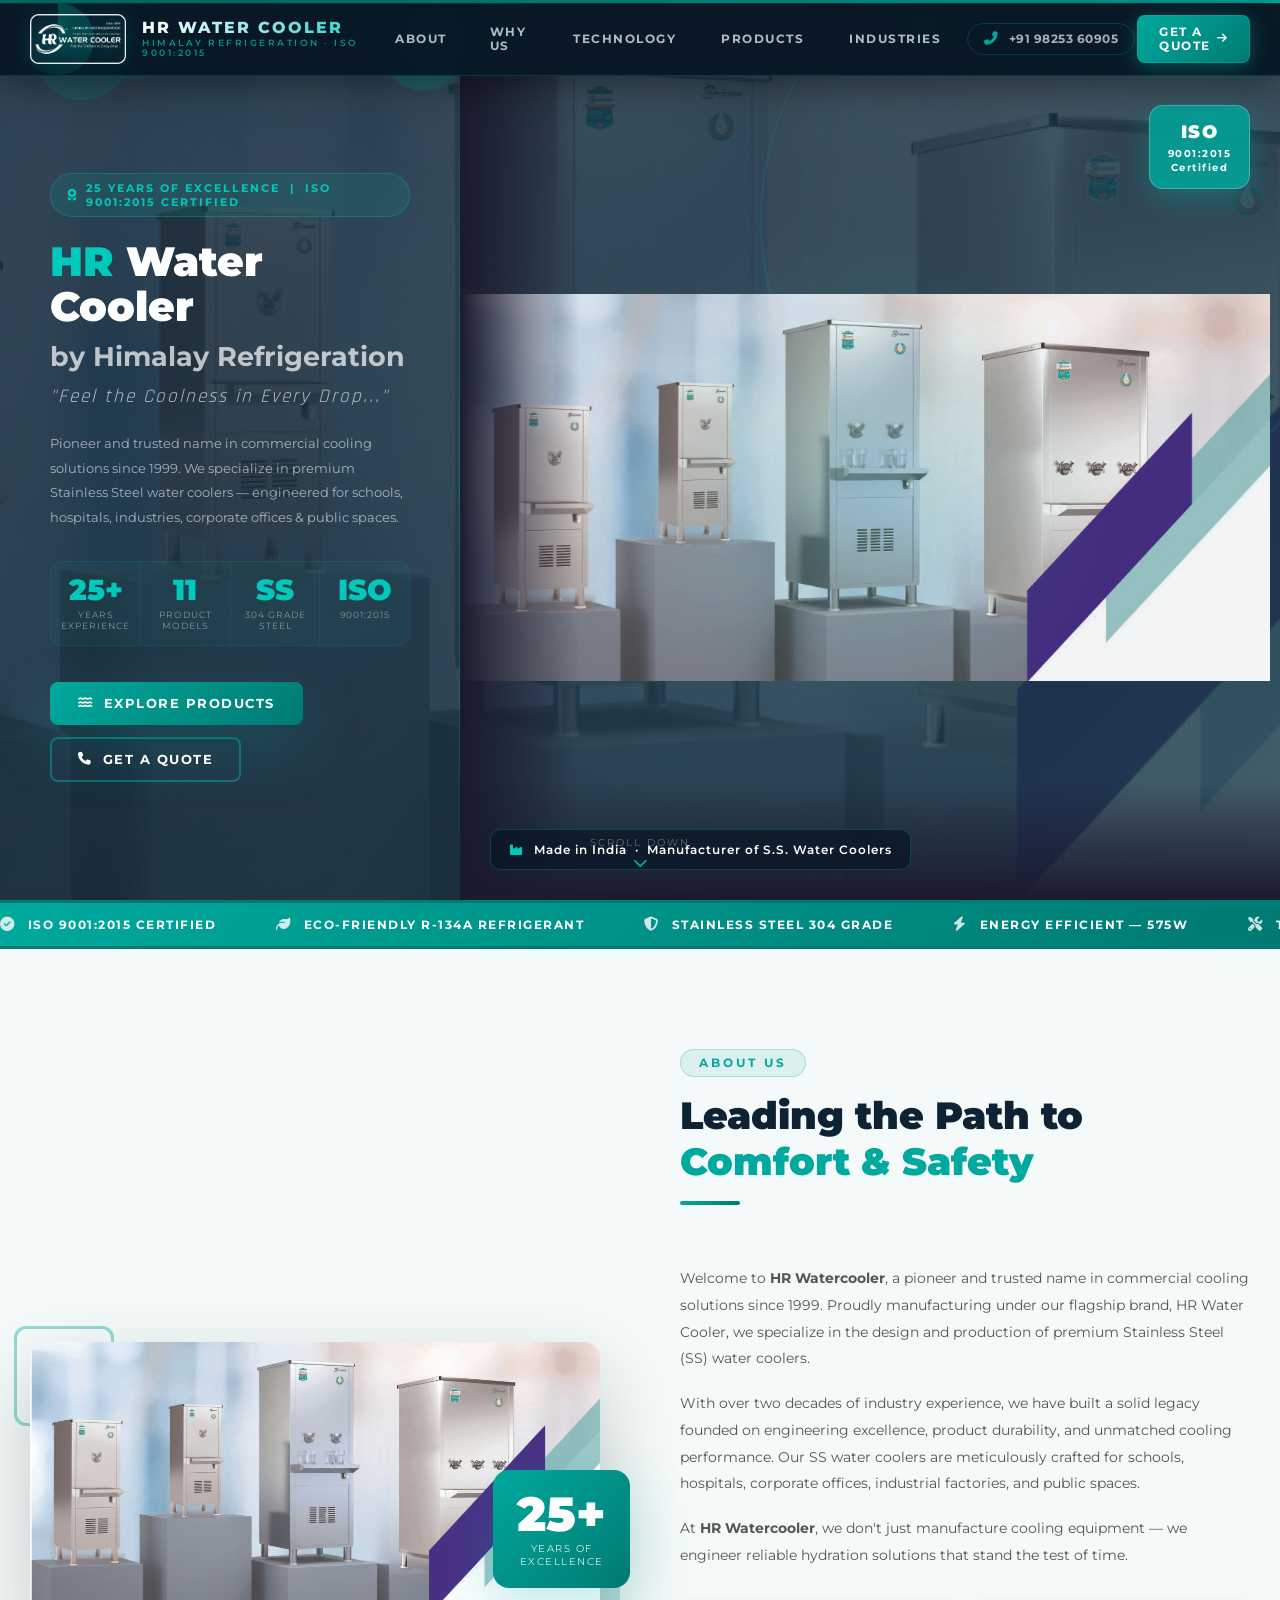
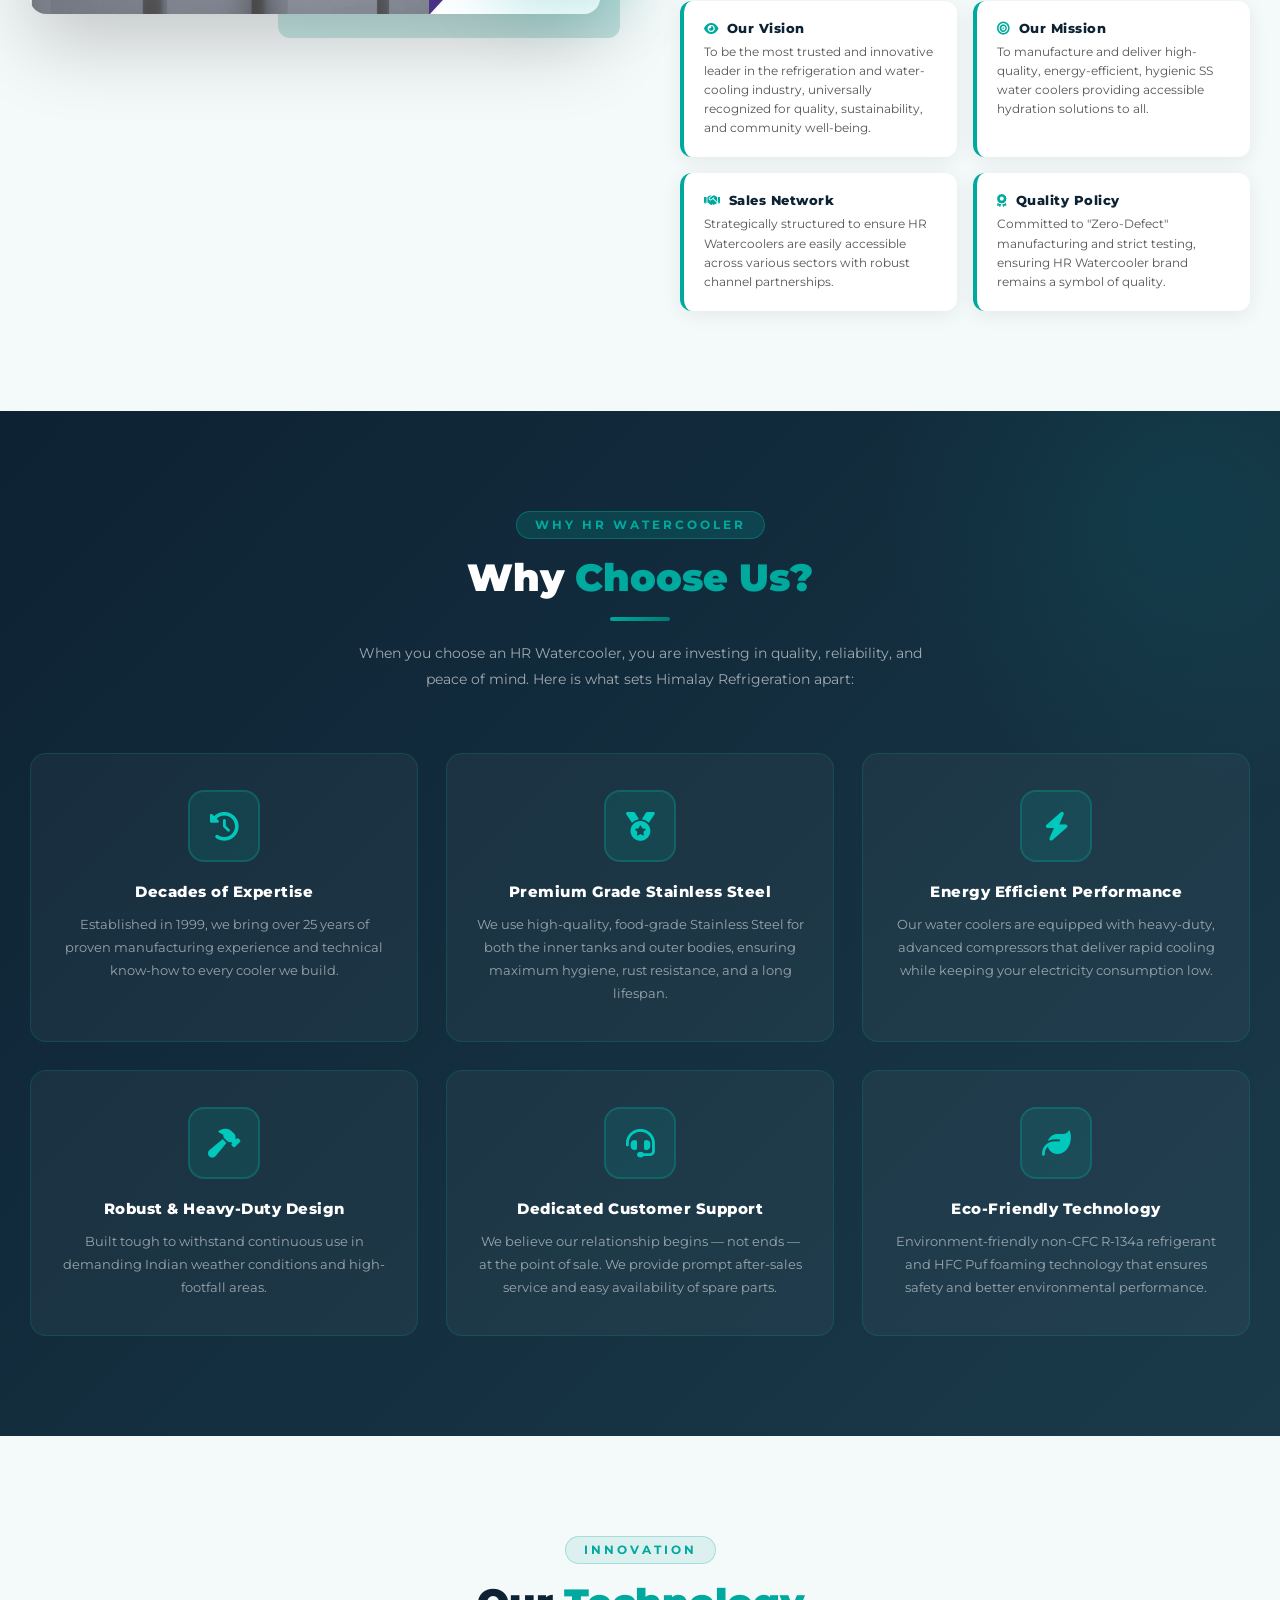
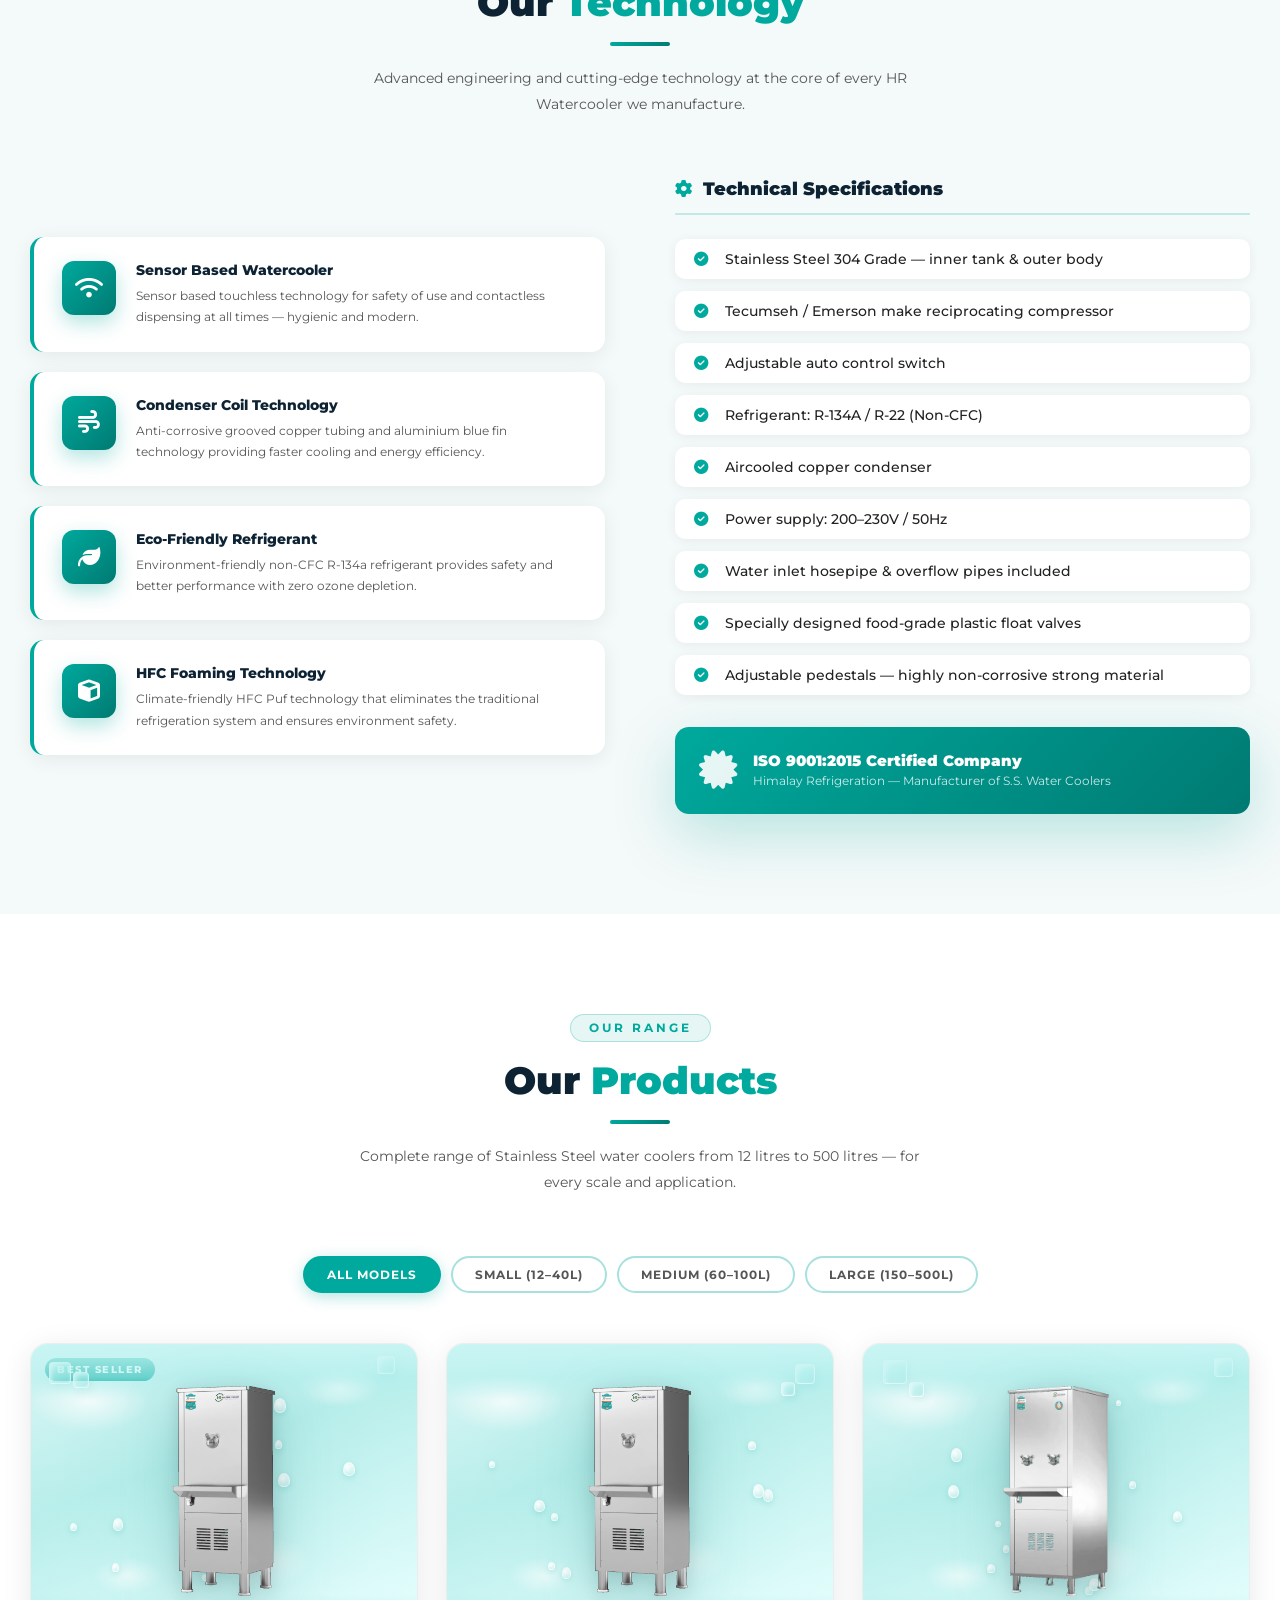
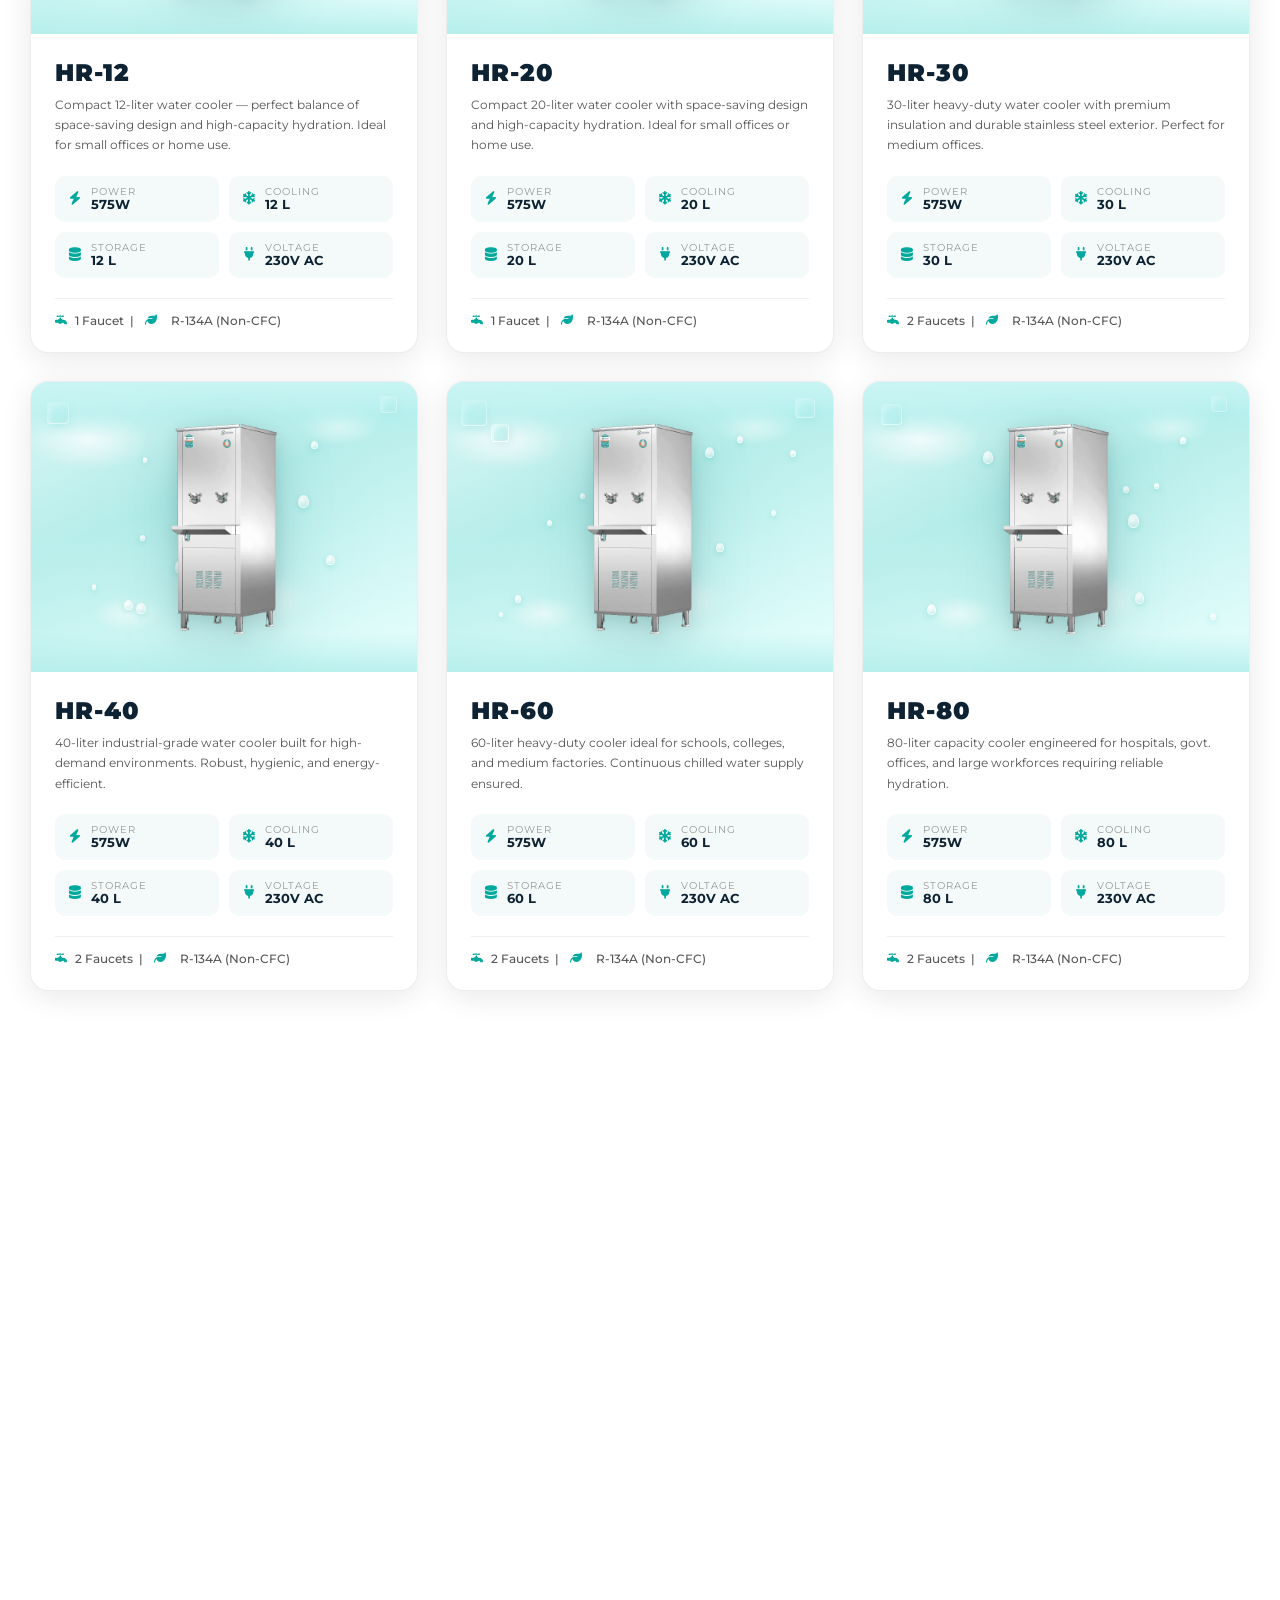
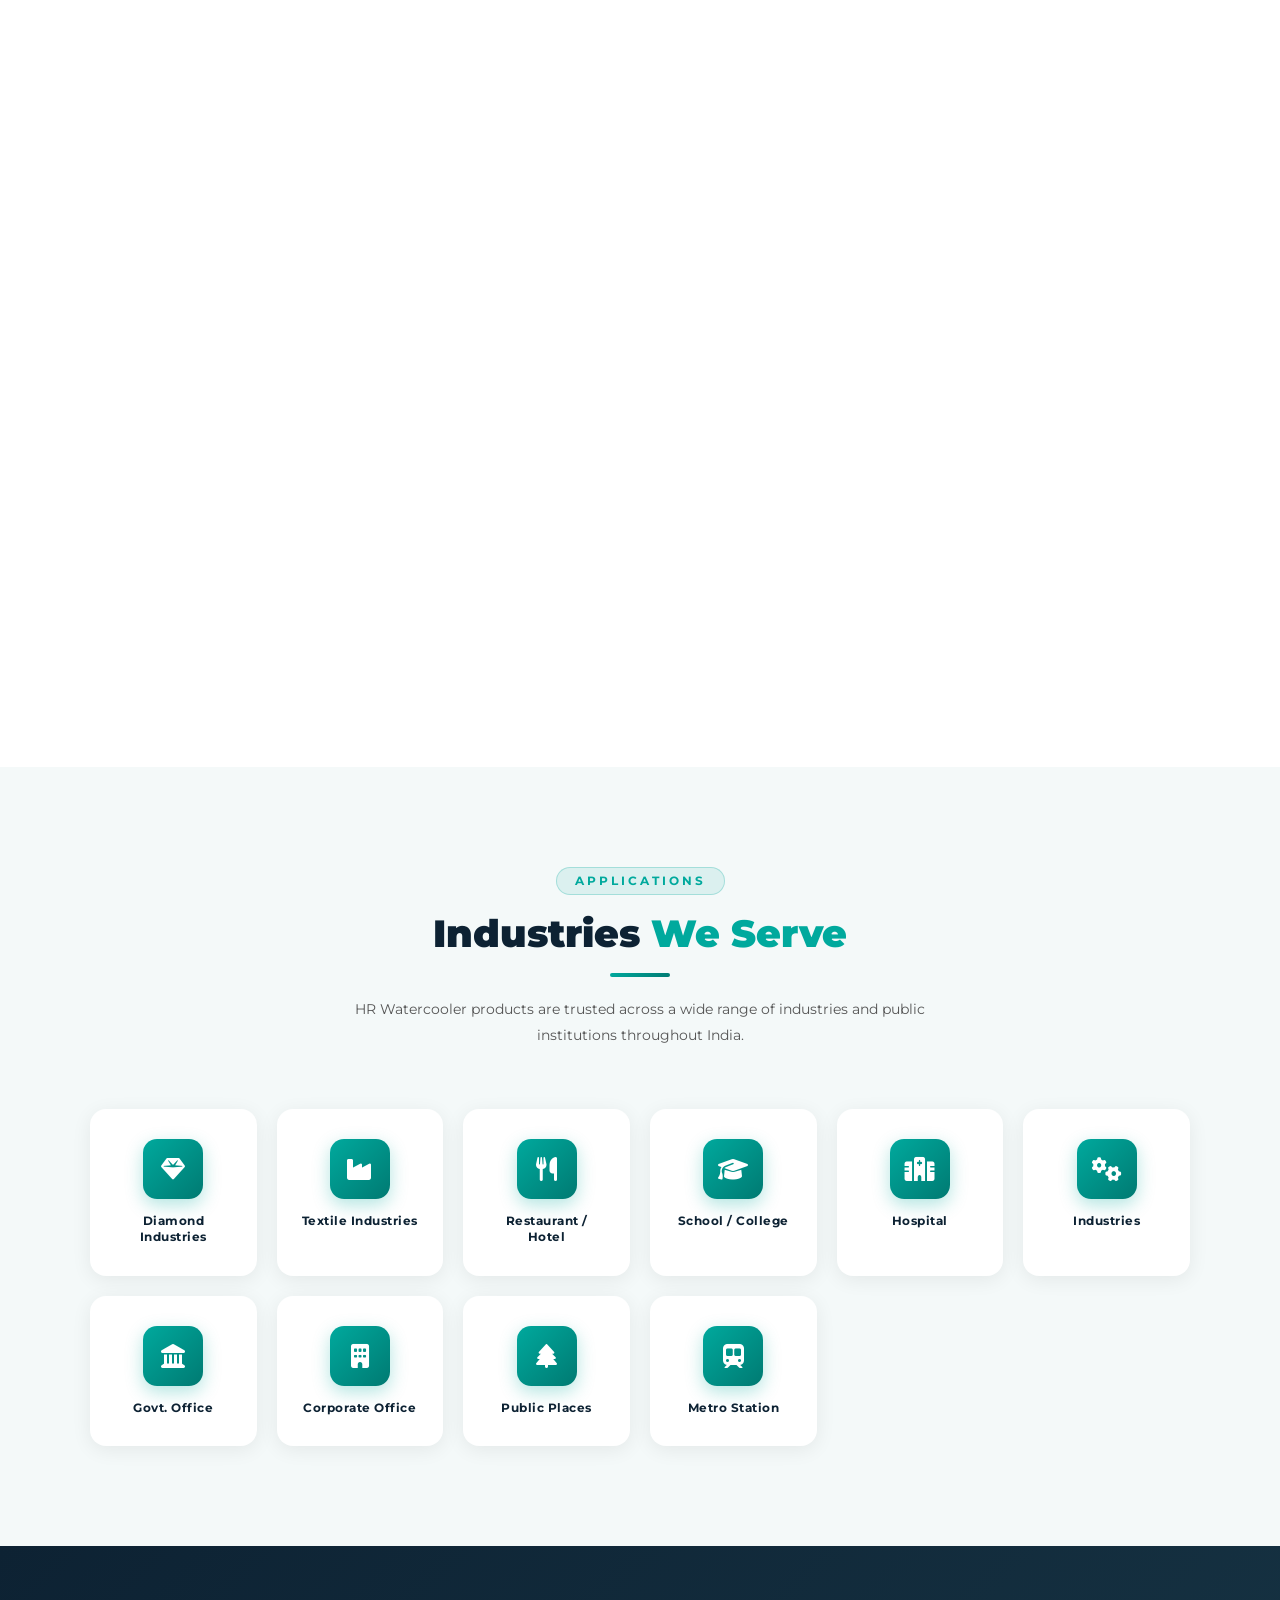
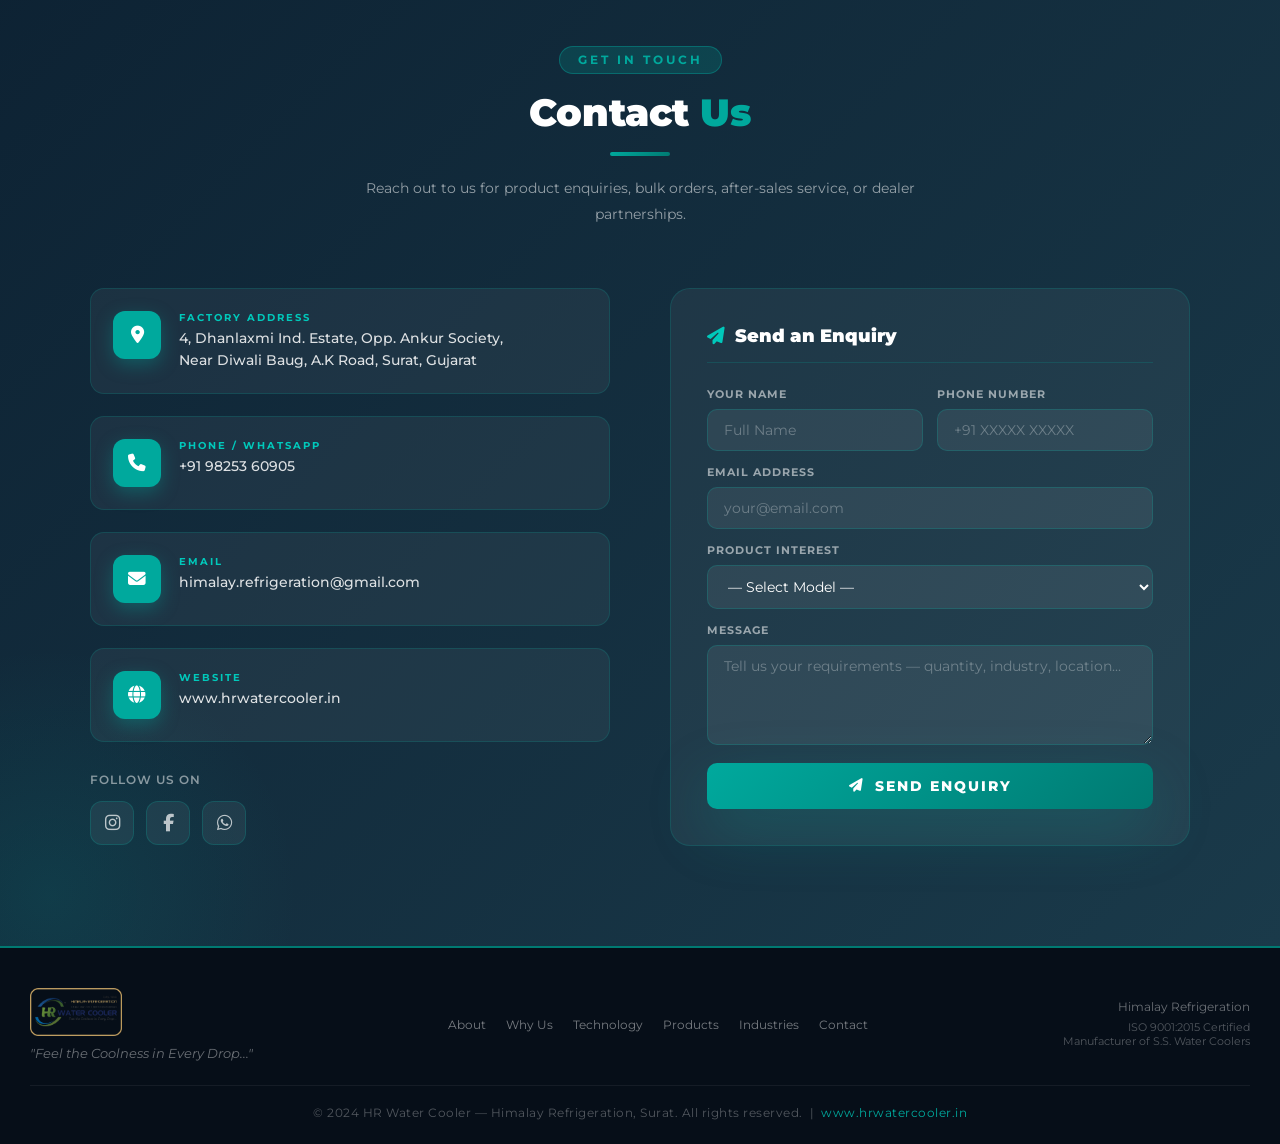
<file: index.html>
<!DOCTYPE html>
<html lang="en">
<head>
<meta charset="UTF-8">
<meta name="viewport" content="width=device-width, initial-scale=1.0">
<title>HR Water Cooler – Feel the Coolness in Every Drop</title>
<link href="https://fonts.googleapis.com/css2?family=Montserrat:wght@300;400;500;600;700;800;900&family=Rajdhani:wght@400;500;600;700&display=swap" rel="stylesheet">
<link rel="stylesheet" href="https://cdnjs.cloudflare.com/ajax/libs/font-awesome/6.5.0/css/all.min.css">
<style>
  :root {
    --teal:       #00a99d;
    --teal-dark:  #007a72;
    --teal-light: #00c9bb;
    --navy:       #0d2233;
    --charcoal:   #1a1a2e;
    --gold:       #f0b429;
    --white:      #ffffff;
    --offwhite:   #f4f9f9;
    --text-dark:  #222;
    --text-mid:   #555;
    --grad-main:  linear-gradient(135deg, #00a99d 0%, #007a72 100%);
    --grad-dark:  linear-gradient(135deg, #0d2233 0%, #1a3a4a 100%);
    --shadow-lg:  0 20px 60px rgba(0,169,157,0.25);
    --shadow-xl:  0 30px 80px rgba(0,0,0,0.2);
  }

  *, *::before, *::after { margin:0; padding:0; box-sizing:border-box; }

  html { scroll-behavior: smooth; }

  body {
    font-family: 'Montserrat', sans-serif;
    color: var(--text-dark);
    background: var(--white);
    overflow-x: hidden;
  }

  /* ─── SCROLLBAR ─── */
  ::-webkit-scrollbar { width: 8px; }
  ::-webkit-scrollbar-track { background: var(--charcoal); }
  ::-webkit-scrollbar-thumb { background: var(--teal); border-radius: 4px; }

  /* ─── NAVBAR ULTRA PREMIUM ─── */
  #navbar {
    position: fixed;
    top: 0; left: 0; right: 0;
    z-index: 1000;
    transition: all 0.4s cubic-bezier(0.25,0.8,0.25,1);
  }
  /* Top accent bar */
  .nav-topbar {
    background: linear-gradient(90deg, var(--teal-dark), var(--teal), var(--teal-light), var(--teal), var(--teal-dark));
    background-size: 300% 100%;
    animation: navTopBar 4s linear infinite;
    height: 3px;
  }
  @keyframes navTopBar { 0%{background-position:0% 50%} 100%{background-position:300% 50%} }

  .nav-main {
    background: rgba(8,22,36,0.96);
    backdrop-filter: blur(20px) saturate(180%);
    -webkit-backdrop-filter: blur(20px) saturate(180%);
    border-bottom: 1px solid rgba(0,169,157,0.25);
    box-shadow: 0 4px 40px rgba(0,0,0,0.5), 0 1px 0 rgba(0,169,157,0.15) inset;
  }
  .nav-inner {
    max-width: 1380px;
    margin: 0 auto;
    display: flex;
    align-items: center;
    justify-content: space-between;
    padding: 0 30px;
    height: 72px;
  }

  /* LOGO */
  .nav-logo { display:flex; align-items:center; gap:16px; text-decoration:none; position:relative; }
  .nav-logo-ring {
    position:absolute; left:-8px; top:50%; transform:translateY(-50%);
    width:72px; height:72px;
    border-radius:50%;
    background: conic-gradient(var(--teal) 0deg, transparent 280deg);
    animation: logoRingSpin 6s linear infinite;
    opacity:0.3;
  }
  @keyframes logoRingSpin { to { transform: translateY(-50%) rotate(360deg); } }
  .nav-logo img { height: 50px; object-fit:contain; filter: brightness(0) invert(1) drop-shadow(0 0 10px rgba(0,201,187,0.7)); position:relative; z-index:1; transition:transform 0.4s; }
  .nav-logo:hover img { transform: scale(1.08); }
  .nav-logo-text { line-height:1.15; position:relative; z-index:1; }
  .nav-logo-text .brand-name {
    display:block; font-size:1rem; color:white; letter-spacing:2px; font-weight:800; text-transform:uppercase;
    background: linear-gradient(90deg, #fff 0%, var(--teal-light) 60%, #fff 100%);
    background-size: 200%;
    -webkit-background-clip: text; -webkit-text-fill-color: transparent;
    animation: shimmerText 3s linear infinite;
  }
  @keyframes shimmerText { 0%{background-position:200%} 100%{background-position:-200%} }
  .nav-logo-text .brand-sub {
    display:block; font-size:0.58rem; color:rgba(0,201,187,0.7); letter-spacing:2.5px; text-transform:uppercase; font-weight:600;
  }

  /* NAV LINKS */
  nav ul { list-style:none; display:flex; gap:2px; align-items:center; }
  nav ul li { position:relative; }
  nav ul li a {
    color: rgba(200,220,220,0.85);
    text-decoration:none;
    font-size:0.72rem;
    font-weight:700;
    letter-spacing:1.5px;
    text-transform:uppercase;
    padding: 10px 16px;
    border-radius:6px;
    transition: all 0.3s;
    position:relative;
    display:flex; align-items:center; gap:6px;
  }
  nav ul li a .nav-dot {
    width:5px; height:5px; border-radius:50%;
    background: var(--teal);
    opacity:0; transform:scale(0);
    transition:all 0.3s;
  }
  nav ul li a:hover .nav-dot { opacity:1; transform:scale(1); }
  nav ul li a::before {
    content:'';
    position:absolute; inset:0;
    border-radius:6px;
    background: rgba(0,169,157,0.06);
    transform:scaleX(0);
    transition: transform 0.3s;
    transform-origin: left;
  }
  nav ul li a:hover::before { transform:scaleX(1); }
  nav ul li a::after {
    content:'';
    position:absolute; bottom:4px; left:16px; right:16px; height:2px;
    background: linear-gradient(90deg, transparent, var(--teal-light), transparent);
    transform: scaleX(0);
    transition: transform 0.35s cubic-bezier(0.25,0.8,0.25,1);
    border-radius:2px;
  }
  nav ul li a:hover { color:var(--white); }
  nav ul li a:hover::after { transform: scaleX(1); }

  /* NAV CTA */
  .nav-cta {
    background: linear-gradient(135deg, var(--teal) 0%, var(--teal-dark) 100%) !important;
    color: white !important;
    border-radius: 8px !important;
    padding: 10px 22px !important;
    box-shadow: 0 4px 20px rgba(0,169,157,0.4), 0 0 0 1px rgba(0,201,187,0.3) inset;
    position:relative; overflow:hidden;
  }
  .nav-cta::before {
    content:'';
    position:absolute; top:-50%; left:-60%; width:40%; height:200%;
    background: rgba(255,255,255,0.15);
    transform:skewX(-20deg);
    transition:left 0.5s;
  }
  .nav-cta:hover::before { left:160%; }
  .nav-cta::after { display:none !important; }
  .nav-cta:hover { transform:translateY(-2px) !important; box-shadow: 0 8px 30px rgba(0,169,157,0.55) !important; }

  /* NAV PHONE */
  .nav-phone {
    display:flex; align-items:center; gap:10px;
    padding:8px 16px;
    border:1px solid rgba(0,169,157,0.25);
    border-radius:30px;
    color:rgba(200,220,220,0.8);
    font-size:0.72rem; font-weight:700; letter-spacing:0.5px;
    text-decoration:none;
    transition:all 0.3s;
    margin-left:8px;
    white-space: nowrap;
  }
  .nav-phone i { color:var(--teal); font-size:0.85rem; }
  .nav-phone:hover { background:rgba(0,169,157,0.1); border-color:var(--teal); color:white; }

  .hamburger { display:none; flex-direction:column; gap:5px; cursor:pointer; }
  .hamburger span { width:26px; height:2px; background:var(--teal); border-radius:2px; transition:all 0.3s; }

  /* ─── HERO ─── */
  #hero {
    min-height: 100vh;
    background: var(--grad-dark);
    position:relative;
    display:flex;
    align-items:center;
    overflow:hidden;
  }
  .hero-bg-overlay {
    position:absolute; inset:0;
    background: url('images/MAIN_POSTER_PHOTO.jpg') center/cover no-repeat;
    opacity: 0.18;
  }
  .hero-particles {
    position:absolute; inset:0; overflow:hidden; pointer-events:none;
  }
  .particle {
    position:absolute;
    border-radius:50%;
    background: rgba(0,169,157,0.15);
    animation: floatUp linear infinite;
  }
  @keyframes floatUp {
    0%   { transform: translateY(100vh) scale(0); opacity:0; }
    10%  { opacity:1; }
    90%  { opacity:0.5; }
    100% { transform: translateY(-100px) scale(1); opacity:0; }
  }
  .hero-geo {
    position:absolute;
    top:-80px; right:-80px;
    width:600px; height:600px;
    border:2px solid rgba(0,169,157,0.15);
    border-radius:50%;
    animation: spin 30s linear infinite;
  }
  .hero-geo::before {
    content:'';
    position:absolute; inset:40px;
    border:1px solid rgba(0,169,157,0.1);
    border-radius:50%;
  }
  .hero-geo::after {
    content:'';
    position:absolute; inset:80px;
    border:1px dashed rgba(0,169,157,0.08);
    border-radius:50%;
  }
  @keyframes spin { to { transform: rotate(360deg); } }

  /* ─── HERO LAYOUT ─── */
  .hero-content {
    width: 100%;
    padding: 75px 0 0;
    display: grid;
    grid-template-columns: 460px 1fr;
    gap: 0;
    align-items: stretch;
    position: relative; z-index: 2;
    min-height: 100vh;
  }

  /* LEFT — text panel */
  .hero-text {
    padding: 60px 50px 80px 50px;
    display: flex;
    flex-direction: column;
    justify-content: center;
    position: relative;
    background: linear-gradient(180deg, rgba(8,22,36,0.0) 0%, rgba(8,22,36,0.2) 100%);
  }
  .hero-text::after {
    content: '';
    position: absolute; top: 0; right: 0; bottom: 0;
    width: 1px;
    background: linear-gradient(180deg, transparent, rgba(0,169,157,0.5), transparent);
  }

  .hero-badge {
    display: inline-flex; align-items: center; gap: 8px;
    background: rgba(0,169,157,0.15);
    border: 1px solid rgba(0,169,157,0.4);
    color: var(--teal-light);
    font-size: 0.68rem; font-weight: 700; letter-spacing: 2px;
    text-transform: uppercase;
    padding: 7px 16px; border-radius: 30px;
    margin-bottom: 22px;
    width: fit-content;
    animation: fadeInDown 0.8s ease;
  }
  .hero-badge i { font-size: 0.75rem; }

  .hero-title {
    font-size: clamp(2.2rem, 3.2vw, 3.4rem);
    font-weight: 900;
    color: var(--white);
    line-height: 1.1;
    margin-bottom: 10px;
    animation: fadeInLeft 0.9s ease;
  }
  .hero-title .brand-teal { color: var(--teal-light); }

  .hero-tagline {
    font-family: 'Rajdhani', sans-serif;
    font-size: 1.2rem;
    color: rgba(255,255,255,0.65);
    letter-spacing: 2px;
    font-style: italic;
    margin-bottom: 22px;
    animation: fadeInLeft 1s ease;
  }
  .hero-desc {
    font-size: 0.83rem;
    color: rgba(255,255,255,0.6);
    line-height: 1.85;
    margin-bottom: 32px;
    animation: fadeInLeft 1.1s ease;
  }
  .hero-stats {
    display: flex; gap: 0; margin-bottom: 36px;
    animation: fadeInLeft 1.2s ease;
    border: 1px solid rgba(0,169,157,0.2);
    border-radius: 12px; overflow: hidden;
  }
  .hero-stat {
    flex: 1; text-align: center;
    padding: 14px 10px;
    background: rgba(0,169,157,0.06);
    border-right: 1px solid rgba(0,169,157,0.15);
  }
  .hero-stat:last-child { border-right: none; }
  .hero-stat-num {
    font-size: 1.8rem; font-weight: 900; color: var(--teal-light);
    line-height: 1;
  }
  .hero-stat-label {
    font-size: 0.58rem; color: rgba(255,255,255,0.45);
    letter-spacing: 1px; text-transform: uppercase; margin-top: 4px;
  }
  .hero-stat-divider { display: none; }

  .hero-btns {
    display: flex; gap: 12px; flex-wrap: wrap;
    animation: fadeInLeft 1.3s ease;
  }
  .btn-primary {
    background: var(--grad-main);
    color: white; border: none;
    padding: 14px 28px;
    font-size: 0.8rem; font-weight: 700; letter-spacing: 1.5px;
    text-transform: uppercase; border-radius: 8px;
    cursor: pointer; text-decoration: none;
    box-shadow: var(--shadow-lg);
    transition: all 0.3s;
    display: inline-flex; align-items: center; gap: 10px;
  }
  .btn-primary:hover { transform: translateY(-3px); box-shadow: 0 25px 60px rgba(0,169,157,0.4); }
  .btn-outline {
    background: transparent;
    color: white;
    border: 2px solid rgba(0,169,157,0.5);
    padding: 13px 26px;
    font-size: 0.8rem; font-weight: 700; letter-spacing: 1.5px;
    text-transform: uppercase; border-radius: 8px;
    cursor: pointer; text-decoration: none;
    transition: all 0.3s;
    display: inline-flex; align-items: center; gap: 10px;
  }
  .btn-outline:hover { background: rgba(0,169,157,0.15); border-color: var(--teal-light); transform: translateY(-3px); }

  /* RIGHT — full bleed image */
  .hero-image-wrap {
    position: relative;
    animation: fadeInRight 1s ease;
    overflow: hidden;
  }
  .hero-image-wrap img {
    width: 100%;
    height: 100%;
    object-fit: contain;
    object-position: center center;
    display: block;
    filter: brightness(0.95) contrast(1.02);
    transition: transform 8s ease;
    padding: 0 10px 0 0;
  }
  #hero:hover .hero-image-wrap img { transform: scale(1.04); }

  /* dark gradient fade on left side of image */
  .hero-image-wrap::before {
    content: '';
    position: absolute; top: 0; left: 0; bottom: 0; width: 120px;
    background: linear-gradient(90deg, var(--charcoal) 0%, transparent 100%);
    z-index: 2; pointer-events: none;
  }
  /* gradient at bottom */
  .hero-image-wrap::after {
    content: '';
    position: absolute; left: 0; right: 0; bottom: 0; height: 120px;
    background: linear-gradient(0deg, var(--charcoal) 0%, transparent 100%);
    z-index: 2; pointer-events: none;
  }

  .hero-image-glow {
    position: absolute;
    width: 60%; height: 60%;
    background: radial-gradient(circle, rgba(0,169,157,0.18) 0%, transparent 70%);
    top: 50%; left: 50%; transform: translate(-50%,-50%);
    z-index: 3; pointer-events: none;
    animation: pulse 4s ease-in-out infinite;
  }
  @keyframes pulse { 0%,100%{opacity:0.5;transform:translate(-50%,-50%) scale(1);}50%{opacity:1;transform:translate(-50%,-50%) scale(1.2);} }

  .hero-iso-badge {
    position: absolute;
    top: 30px; right: 30px; z-index: 4;
    background: rgba(0,169,157,0.85);
    backdrop-filter: blur(8px);
    border-radius: 14px;
    padding: 14px 18px;
    text-align: center;
    font-size: 0.62rem; font-weight: 700; color: white; letter-spacing: 1.5px;
    border: 1px solid rgba(255,255,255,0.25);
    box-shadow: 0 8px 30px rgba(0,169,157,0.4);
    line-height: 1.4;
  }
  .hero-iso-badge span { display: block; font-size: 1.1rem; font-weight: 900; margin-bottom: 2px; }

  /* bottom-left caption over image */
  .hero-img-caption {
    position: absolute; bottom: 30px; left: 30px; z-index: 4;
    display: flex; align-items: center; gap: 10px;
    background: rgba(8,22,36,0.7);
    backdrop-filter: blur(8px);
    border: 1px solid rgba(0,169,157,0.3);
    border-radius: 10px; padding: 12px 18px;
    color: white; font-size: 0.75rem; font-weight: 600; letter-spacing: 1px;
  }
  .hero-img-caption i { color: var(--teal-light); }

  .hero-scroll {
    position: absolute; bottom: 30px; left: 50%; transform: translateX(-50%);
    z-index: 6; display: flex; flex-direction: column; align-items: center; gap: 8px;
    animation: bounceDown 2s ease-in-out infinite;
  }
  .hero-scroll span { font-size: 0.6rem; color: rgba(255,255,255,0.35); letter-spacing: 2px; text-transform: uppercase; }
  .hero-scroll i { color: var(--teal); font-size: 0.9rem; }
  @keyframes bounceDown { 0%,100%{transform:translateX(-50%) translateY(0);}50%{transform:translateX(-50%) translateY(8px);} }

  /* ─── MARQUEE STRIP ─── */
  .marquee-strip {
    background: var(--grad-main);
    padding:14px 0;
    overflow:hidden;
    border-top:3px solid var(--teal-dark);
    border-bottom:3px solid var(--teal-dark);
  }
  .marquee-track {
    display:flex; gap:60px;
    animation: marquee 25s linear infinite;
    white-space:nowrap;
  }
  .marquee-item {
    display:flex; align-items:center; gap:12px;
    font-size:0.78rem; font-weight:700; color:white;
    letter-spacing:1.5px; text-transform:uppercase;
    flex-shrink:0;
  }
  .marquee-item i { font-size:0.9rem; opacity:0.8; }
  @keyframes marquee { 0%{transform:translateX(0);} 100%{transform:translateX(-50%);} }

  /* ─── SECTION COMMON ─── */
  section { position:relative; }
  .section-header { text-align:center; margin-bottom:60px; }
  .section-eyebrow {
    display:inline-block;
    font-size:0.72rem; font-weight:700; letter-spacing:3px;
    text-transform:uppercase; color:var(--teal);
    background:rgba(0,169,157,0.1);
    padding:6px 18px; border-radius:30px;
    margin-bottom:16px;
    border:1px solid rgba(0,169,157,0.25);
  }
  .section-title {
    font-size: clamp(1.9rem, 3vw, 2.8rem);
    font-weight:900; color:var(--navy);
    line-height:1.2; margin-bottom:16px;
  }
  .section-title .teal { color:var(--teal); }
  .section-divider {
    width:60px; height:4px;
    background:var(--grad-main);
    margin:0 auto 20px;
    border-radius:2px;
  }
  .section-subtitle {
    font-size:0.9rem; color:var(--text-mid);
    max-width:600px; margin:0 auto; line-height:1.8;
  }

  /* ─── ABOUT ─── */
  #about {
    padding:100px 30px;
    background:var(--offwhite);
  }
  .about-inner {
    max-width:1300px; margin:0 auto;
    display:grid; grid-template-columns:1fr 1fr; gap:80px; align-items:center;
  }
  .about-img-wrap {
    position:relative;
  }
  .about-img-wrap img {
    width:100%; border-radius:16px;
    box-shadow: var(--shadow-xl);
    position:relative; z-index:2;
  }
  .about-img-accent {
    position:absolute;
    bottom:-20px; right:-20px;
    width:60%; height:60%;
    background:var(--grad-main);
    border-radius:12px;
    z-index:1;
    opacity:0.2;
  }
  .about-img-accent2 {
    position:absolute;
    top:-16px; left:-16px;
    width:100px; height:100px;
    border:3px solid var(--teal);
    border-radius:12px;
    opacity:0.4;
  }
  .about-years-badge {
    position:absolute;
    bottom:30px; right:-30px;
    z-index:3;
    background:var(--grad-main);
    color:white; border-radius:16px;
    padding:20px 24px; text-align:center;
    box-shadow: var(--shadow-lg);
  }
  .about-years-badge .num { font-size:3rem; font-weight:900; line-height:1; }
  .about-years-badge .txt { font-size:0.65rem; letter-spacing:1.5px; text-transform:uppercase; opacity:0.85; margin-top:4px; }
  .about-text .section-header { text-align:left; }
  .about-text .section-divider { margin:0 0 20px; }
  .about-text p { font-size:0.88rem; color:var(--text-mid); line-height:1.9; margin-bottom:18px; }
  .about-pillars {
    display:grid; grid-template-columns:1fr 1fr; gap:16px; margin-top:32px;
  }
  .pillar-card {
    background:white;
    border-radius:12px;
    padding:20px;
    border-left:4px solid var(--teal);
    box-shadow:0 4px 20px rgba(0,0,0,0.07);
    transition:all 0.3s;
  }
  .pillar-card:hover { transform:translateY(-4px); box-shadow:0 12px 35px rgba(0,169,157,0.15); }
  .pillar-title { font-size:0.8rem; font-weight:800; color:var(--navy); margin-bottom:6px; letter-spacing:0.5px; }
  .pillar-desc { font-size:0.75rem; color:var(--text-mid); line-height:1.6; }

  /* ─── WHY CHOOSE US ─── */
  #why {
    padding:100px 30px;
    background:var(--grad-dark);
    position:relative; overflow:hidden;
  }
  #why::before {
    content:'';
    position:absolute; top:-200px; right:-200px;
    width:600px; height:600px;
    background:radial-gradient(circle, rgba(0,169,157,0.1) 0%, transparent 70%);
    border-radius:50%;
  }
  #why .section-title { color:white; }
  #why .section-eyebrow { background:rgba(0,169,157,0.2); border-color:rgba(0,169,157,0.4); }
  #why .section-subtitle { color:rgba(255,255,255,0.6); }
  .why-grid {
    max-width:1300px; margin:0 auto;
    display:grid; grid-template-columns:repeat(3,1fr); gap:28px;
  }
  .why-card {
    background:rgba(255,255,255,0.04);
    border:1px solid rgba(0,169,157,0.2);
    border-radius:16px;
    padding:36px 28px;
    text-align:center;
    transition:all 0.4s;
    position:relative; overflow:hidden;
  }
  .why-card::before {
    content:'';
    position:absolute; top:0; left:0; right:0; height:3px;
    background:var(--grad-main);
    transform:scaleX(0);
    transition:transform 0.4s;
  }
  .why-card:hover { background:rgba(0,169,157,0.08); border-color:rgba(0,169,157,0.5); transform:translateY(-6px); }
  .why-card:hover::before { transform:scaleX(1); }
  .why-icon {
    width:72px; height:72px;
    background:rgba(0,169,157,0.15);
    border:2px solid rgba(0,169,157,0.3);
    border-radius:16px;
    display:flex; align-items:center; justify-content:center;
    margin:0 auto 20px;
    font-size:1.8rem; color:var(--teal-light);
    transition:all 0.4s;
  }
  .why-card:hover .why-icon { background:var(--teal); color:white; transform:scale(1.1) rotate(5deg); }
  .why-card h3 { font-size:0.95rem; font-weight:800; color:white; margin-bottom:12px; letter-spacing:0.5px; }
  .why-card p { font-size:0.8rem; color:rgba(255,255,255,0.55); line-height:1.8; }

  /* ─── TECHNOLOGY ─── */
  #technology { padding:100px 30px; background:var(--offwhite); }
  .tech-inner {
    max-width:1300px; margin:0 auto;
    display:grid; grid-template-columns:1fr 1fr; gap:70px; align-items:center;
  }
  .tech-cards { display:flex; flex-direction:column; gap:20px; }
  .tech-card {
    background:white;
    border-radius:14px;
    padding:24px 28px;
    display:flex; gap:20px; align-items:flex-start;
    box-shadow:0 4px 20px rgba(0,0,0,0.07);
    border-left:4px solid var(--teal);
    transition:all 0.3s;
    cursor:default;
  }
  .tech-card:hover { transform:translateX(8px); box-shadow:0 8px 35px rgba(0,169,157,0.15); }
  .tech-card-icon {
    width:54px; height:54px; flex-shrink:0;
    background:var(--grad-main);
    border-radius:12px;
    display:flex; align-items:center; justify-content:center;
    font-size:1.4rem; color:white;
    box-shadow: 0 8px 20px rgba(0,169,157,0.3);
  }
  .tech-card h4 { font-size:0.88rem; font-weight:800; color:var(--navy); margin-bottom:6px; }
  .tech-card p { font-size:0.78rem; color:var(--text-mid); line-height:1.7; }
  .tech-right {}
  .tech-features-title {
    font-size:1.1rem; font-weight:900; color:var(--navy); margin-bottom:24px;
    padding-bottom:14px; border-bottom:2px solid rgba(0,169,157,0.2);
  }
  .tech-feature-list { list-style:none; display:flex; flex-direction:column; gap:12px; margin-bottom:32px; }
  .tech-feature-list li {
    display:flex; align-items:center; gap:14px;
    font-size:0.85rem; color:var(--text-dark); font-weight:500;
    padding:12px 16px;
    background:white;
    border-radius:10px;
    box-shadow:0 2px 12px rgba(0,0,0,0.06);
    transition:all 0.3s;
  }
  .tech-feature-list li:hover { background:#e8f9f8; transform:translateX(4px); }
  .tech-feature-list li i { color:var(--teal); font-size:0.9rem; width:20px; text-align:center; }
  .tech-iso-box {
    background:var(--grad-main);
    border-radius:14px;
    padding:24px;
    display:flex; align-items:center; gap:16px;
    box-shadow:var(--shadow-lg);
    color:white;
  }
  .tech-iso-box i { font-size:2.4rem; opacity:0.9; }
  .tech-iso-box strong { display:block; font-size:0.95rem; font-weight:900; }
  .tech-iso-box span { font-size:0.75rem; opacity:0.8; }

  /* ─── PRODUCTS ─── */
  #products { padding:100px 30px; background:white; }
  .products-inner { max-width:1300px; margin:0 auto; }
  .products-filter {
    display:flex; gap:10px; flex-wrap:wrap; justify-content:center;
    margin-bottom:50px;
  }
  .filter-btn {
    padding:9px 22px;
    border-radius:30px;
    border:2px solid rgba(0,169,157,0.35);
    background:transparent;
    color:var(--text-mid);
    font-size:0.78rem; font-weight:700; letter-spacing:1px;
    cursor:pointer; transition:all 0.3s;
    font-family:'Montserrat',sans-serif;
    text-transform:uppercase;
  }
  .filter-btn:hover, .filter-btn.active {
    background:var(--teal); color:white;
    border-color:var(--teal); box-shadow:0 4px 15px rgba(0,169,157,0.3);
  }
  .products-grid {
    display:grid;
    grid-template-columns:repeat(auto-fill, minmax(300px, 1fr));
    gap:28px;
  }
  .product-card {
    border-radius:18px;
    overflow:hidden;
    background:white;
    box-shadow:0 6px 30px rgba(0,0,0,0.09);
    border:1px solid rgba(0,0,0,0.07);
    transition:all 0.4s cubic-bezier(0.175,0.885,0.32,1.275);
    position:relative;
  }
  .product-card:hover { transform:translateY(-10px); box-shadow:0 25px 60px rgba(0,169,157,0.2); }
  /* ─── ICE/FROST PRODUCT CARD IMAGE ─── */
  .product-img-wrap {
    background: linear-gradient(160deg, #daf6f5 0%, #b8eeeb 40%, #e8fffe 100%);
    padding: 24px 20px 20px;
    text-align:center;
    height: 290px;
    display:flex; align-items:center; justify-content:center;
    position:relative; overflow:hidden;
  }

  /* Frost overlay top */
  .product-img-wrap::before {
    content:'';
    position:absolute; top:0; left:0; right:0; height:55px;
    background: linear-gradient(180deg,
      rgba(200,245,244,0.95) 0%,
      rgba(180,240,238,0.6) 60%,
      transparent 100%);
    z-index:3; pointer-events:none;
  }
  /* Frost overlay bottom */
  .product-img-wrap::after {
    content:'';
    position:absolute; bottom:0; left:0; right:0; height:40px;
    background: linear-gradient(0deg,
      rgba(180,238,235,0.9) 0%,
      transparent 100%);
    z-index:3; pointer-events:none;
  }

  /* Frost crystalline background texture */
  .product-img-wrap .frost-layer {
    position:absolute; inset:0; z-index:1;
    background:
      radial-gradient(ellipse 60px 30px at 15% 20%, rgba(255,255,255,0.7) 0%, transparent 100%),
      radial-gradient(ellipse 40px 20px at 80% 15%, rgba(255,255,255,0.6) 0%, transparent 100%),
      radial-gradient(ellipse 50px 25px at 60% 75%, rgba(255,255,255,0.5) 0%, transparent 100%),
      radial-gradient(ellipse 35px 18px at 25% 80%, rgba(255,255,255,0.55) 0%, transparent 100%),
      radial-gradient(circle at 50% 50%, rgba(0,169,157,0.06) 0%, transparent 70%);
  }

  /* Ice shine */
  .product-img-wrap .ice-shine {
    position:absolute; top:0; left:-100%; width:60%; height:100%;
    background: linear-gradient(105deg, transparent 30%, rgba(255,255,255,0.5) 50%, transparent 70%);
    z-index:4; pointer-events:none;
    animation: iceShine 4s ease-in-out infinite;
  }
  @keyframes iceShine {
    0%,100% { left:-100%; opacity:0; }
    30% { opacity:1; }
    60% { left:160%; opacity:0; }
  }

  /* Water droplet condensation dots */
  .product-img-wrap .droplets {
    position:absolute; inset:0; z-index:2; pointer-events:none;
  }
  .drop {
    position:absolute;
    border-radius:50% 50% 50% 50% / 60% 60% 40% 40%;
    background: radial-gradient(circle at 35% 35%, rgba(255,255,255,0.95), rgba(180,230,228,0.5));
    border:1px solid rgba(255,255,255,0.6);
    box-shadow: 0 2px 6px rgba(0,169,157,0.2), inset 0 1px 2px rgba(255,255,255,0.8);
    animation: dropFloat var(--dur, 6s) ease-in-out infinite var(--delay, 0s);
  }
  @keyframes dropFloat {
    0%,100% { transform: translateY(0) scale(1); opacity:0.7; }
    50% { transform: translateY(4px) scale(1.05); opacity:1; }
  }
  /* Sliding drip */
  .drip {
    position:absolute;
    width:3px;
    background: linear-gradient(180deg, rgba(0,169,157,0.4), rgba(0,169,157,0.05));
    border-radius:0 0 4px 4px;
    animation: dripDown var(--dur,5s) linear infinite var(--delay,0s);
    transform-origin: top;
  }
  @keyframes dripDown {
    0% { height:0; top:var(--start, 10%); opacity:0.8; }
    80% { height:var(--len,40px); opacity:0.5; }
    100% { height:0; top:calc(var(--start,10%) + var(--len,40px)); opacity:0; }
  }

  /* Ice cubes */
  .ice-cube {
    position:absolute; z-index:2;
    background: linear-gradient(135deg,
      rgba(255,255,255,0.85) 0%,
      rgba(180,240,238,0.6) 40%,
      rgba(140,220,218,0.4) 100%);
    border:1px solid rgba(255,255,255,0.8);
    border-radius:4px;
    box-shadow:
      2px 2px 8px rgba(0,169,157,0.15),
      inset 1px 1px 4px rgba(255,255,255,0.9),
      inset -1px -1px 4px rgba(0,169,157,0.1);
    animation: iceBob var(--dur,5s) ease-in-out infinite var(--delay,0s);
  }
  @keyframes iceBob {
    0%,100% { transform: rotate(var(--rot,8deg)) translateY(0); }
    50% { transform: rotate(var(--rot,8deg)) translateY(-5px); }
  }

  .product-img-wrap img {
    max-height: 210px; max-width: 90%;
    object-fit:contain;
    position:relative; z-index:5;
    transition: transform 0.5s cubic-bezier(0.25,0.8,0.25,1), filter 0.4s;
    filter: drop-shadow(0 16px 28px rgba(0,100,100,0.2)) drop-shadow(0 4px 8px rgba(0,0,0,0.12));
  }
  .product-card:hover .product-img-wrap img {
    transform: scale(1.08) translateY(-8px);
    filter: drop-shadow(0 24px 40px rgba(0,169,157,0.3)) drop-shadow(0 8px 16px rgba(0,0,0,0.15));
  }
  .product-badge {
    position:absolute; top:14px; left:14px;
    background:var(--teal); color:white;
    font-size:0.65rem; font-weight:800; letter-spacing:1.5px;
    padding:5px 12px; border-radius:20px;
    text-transform:uppercase; z-index:2;
  }
  .product-body { padding:24px; }
  .product-name {
    font-size:1.5rem; font-weight:900; color:var(--navy);
    margin-bottom:8px; letter-spacing:1px;
  }
  .product-desc {
    font-size:0.75rem; color:var(--text-mid);
    line-height:1.7; margin-bottom:20px;
  }
  .product-specs {
    display:grid; grid-template-columns:1fr 1fr; gap:10px;
    margin-bottom:20px;
  }
  .spec-item {
    background:#f4f9f9;
    border-radius:10px;
    padding:10px 12px;
    display:flex; align-items:center; gap:8px;
  }
  .spec-item i { color:var(--teal); font-size:0.85rem; width:16px; text-align:center; }
  .spec-item div {}
  .spec-label { font-size:0.6rem; color:#999; text-transform:uppercase; letter-spacing:1px; }
  .spec-value { font-size:0.8rem; font-weight:700; color:var(--navy); }
  .product-faucets {
    display:flex; align-items:center; gap:8px;
    font-size:0.75rem; color:var(--text-mid); font-weight:500;
    padding-top:14px; border-top:1px solid #eee;
  }
  .product-faucets i { color:var(--teal); }

  /* ─── UTILITIES ─── */
  #utilities {
    padding:100px 30px;
    background:var(--offwhite);
  }
  .utilities-grid {
    max-width:1100px; margin:0 auto;
    display:grid; grid-template-columns:repeat(auto-fill, minmax(160px, 1fr)); gap:20px;
  }
  .utility-card {
    background:white;
    border-radius:16px;
    padding:28px 20px;
    text-align:center;
    box-shadow:0 4px 20px rgba(0,0,0,0.07);
    transition:all 0.3s;
    border:2px solid transparent;
    cursor:default;
  }
  .utility-card:hover {
    border-color:var(--teal);
    transform:translateY(-6px);
    box-shadow:0 15px 40px rgba(0,169,157,0.18);
  }
  .utility-icon {
    width:60px; height:60px;
    background:var(--grad-main);
    border-radius:14px;
    display:flex; align-items:center; justify-content:center;
    margin:0 auto 14px;
    font-size:1.5rem; color:white;
    transition:transform 0.3s;
    box-shadow:0 6px 18px rgba(0,169,157,0.3);
  }
  .utility-card:hover .utility-icon { transform:scale(1.12) rotate(-5deg); }
  .utility-card span {
    font-size:0.78rem; font-weight:700; color:var(--navy);
    letter-spacing:0.5px; line-height:1.3; display:block;
  }

  /* ─── CONTACT ─── */
  #contact {
    padding:100px 30px;
    background:var(--grad-dark);
    position:relative; overflow:hidden;
  }
  #contact::before {
    content:'';
    position:absolute; bottom:-200px; left:-200px;
    width:500px; height:500px;
    background:radial-gradient(circle, rgba(0,169,157,0.12) 0%, transparent 70%);
    border-radius:50%;
  }
  #contact .section-title { color:white; }
  #contact .section-eyebrow { background:rgba(0,169,157,0.2); border-color:rgba(0,169,157,0.4); }
  #contact .section-subtitle { color:rgba(255,255,255,0.55); }
  .contact-inner {
    max-width:1100px; margin:0 auto;
    display:grid; grid-template-columns:1fr 1fr; gap:60px; align-items:start;
  }
  .contact-info { display:flex; flex-direction:column; gap:22px; }
  .contact-item {
    display:flex; gap:18px; align-items:flex-start;
    background:rgba(255,255,255,0.05);
    border:1px solid rgba(0,169,157,0.2);
    border-radius:14px; padding:22px;
    transition:all 0.3s;
  }
  .contact-item:hover { background:rgba(0,169,157,0.08); border-color:rgba(0,169,157,0.4); }
  .contact-item-icon {
    width:48px; height:48px; flex-shrink:0;
    background:var(--teal);
    border-radius:12px;
    display:flex; align-items:center; justify-content:center;
    font-size:1.1rem; color:white;
    box-shadow:0 6px 18px rgba(0,169,157,0.35);
  }
  .contact-item-text label {
    display:block; font-size:0.65rem; font-weight:700; letter-spacing:2px;
    text-transform:uppercase; color:var(--teal-light); margin-bottom:4px;
  }
  .contact-item-text p {
    font-size:0.85rem; color:rgba(255,255,255,0.85); line-height:1.6; font-weight:500;
  }
  .contact-item-text a { color:rgba(255,255,255,0.85); text-decoration:none; }
  .contact-item-text a:hover { color:var(--teal-light); }
  .contact-social { margin-top:8px; }
  .contact-social p { font-size:0.75rem; color:rgba(255,255,255,0.5); margin-bottom:14px; font-weight:600; letter-spacing:1px; text-transform:uppercase; }
  .social-links { display:flex; gap:12px; }
  .social-link {
    width:44px; height:44px;
    border-radius:12px;
    background:rgba(255,255,255,0.06);
    border:1px solid rgba(0,169,157,0.25);
    display:flex; align-items:center; justify-content:center;
    color:rgba(255,255,255,0.7); font-size:1.1rem;
    text-decoration:none; transition:all 0.3s;
  }
  .social-link:hover { background:var(--teal); color:white; border-color:var(--teal); transform:translateY(-3px); box-shadow:0 8px 20px rgba(0,169,157,0.4); }

  .contact-form-wrap {
    background:rgba(255,255,255,0.05);
    border:1px solid rgba(0,169,157,0.2);
    border-radius:20px; padding:36px;
  }
  .contact-form-wrap h3 {
    font-size:1.1rem; font-weight:900; color:white;
    margin-bottom:24px; padding-bottom:16px;
    border-bottom:1px solid rgba(0,169,157,0.2);
  }
  .form-row { display:grid; grid-template-columns:1fr 1fr; gap:14px; }
  .form-group { margin-bottom:14px; }
  .form-group label {
    display:block; font-size:0.7rem; font-weight:700; letter-spacing:1px;
    text-transform:uppercase; color:rgba(255,255,255,0.55); margin-bottom:8px;
  }
  .form-group input, .form-group select, .form-group textarea {
    width:100%;
    background:rgba(255,255,255,0.07);
    border:1px solid rgba(0,169,157,0.25);
    border-radius:10px;
    padding:12px 16px;
    color:white;
    font-size:0.85rem;
    font-family:'Montserrat',sans-serif;
    transition:all 0.3s;
    outline:none;
  }
  .form-group input::placeholder, .form-group textarea::placeholder { color:rgba(255,255,255,0.3); }
  .form-group input:focus, .form-group select:focus, .form-group textarea:focus {
    border-color:var(--teal);
    background:rgba(0,169,157,0.08);
    box-shadow:0 0 0 3px rgba(0,169,157,0.15);
  }
  .form-group select option { background:var(--navy); }
  .form-group textarea { resize:vertical; min-height:100px; }
  .form-submit {
    width:100%;
    background:var(--grad-main);
    border:none; color:white;
    padding:15px; border-radius:10px;
    font-size:0.85rem; font-weight:800; letter-spacing:2px;
    text-transform:uppercase; cursor:pointer;
    font-family:'Montserrat',sans-serif;
    transition:all 0.3s;
    box-shadow:var(--shadow-lg);
    display:flex; align-items:center; justify-content:center; gap:10px;
    margin-top:6px;
  }
  .form-submit:hover { transform:translateY(-3px); box-shadow:0 20px 50px rgba(0,169,157,0.45); }

  /* ─── FOOTER ─── */
  footer {
    background:#060e18;
    padding:40px 30px 24px;
    border-top:2px solid var(--teal-dark);
  }
  .footer-inner {
    max-width:1300px; margin:0 auto;
    display:flex; align-items:center; justify-content:space-between;
    flex-wrap:wrap; gap:20px;
    padding-bottom:24px;
    border-bottom:1px solid rgba(255,255,255,0.06);
  }
  .footer-logo img { height:44px; }
  .footer-tagline { font-size:0.8rem; color:rgba(255,255,255,0.4); margin-top:6px; font-style:italic; }
  .footer-copy {
    text-align:center;
    font-size:0.72rem; color:rgba(255,255,255,0.3);
    padding-top:20px; letter-spacing:0.5px;
  }
  .footer-copy a { color:var(--teal); text-decoration:none; }
  .footer-links { display:flex; gap:20px; flex-wrap:wrap; }
  .footer-links a { font-size:0.75rem; color:rgba(255,255,255,0.45); text-decoration:none; transition:color 0.3s; }
  .footer-links a:hover { color:var(--teal-light); }

  /* ─── ANIMATIONS ─── */
  @keyframes fadeInDown { from{opacity:0;transform:translateY(-20px);} to{opacity:1;transform:translateY(0);} }
  @keyframes fadeInLeft { from{opacity:0;transform:translateX(-30px);} to{opacity:1;transform:translateX(0);} }
  @keyframes fadeInRight { from{opacity:0;transform:translateX(30px);} to{opacity:1;transform:translateX(0);} }
  @keyframes fadeInUp { from{opacity:0;transform:translateY(30px);} to{opacity:1;transform:translateY(0);} }
  .reveal { opacity:0; transform:translateY(30px); transition:all 0.7s cubic-bezier(0.25,0.8,0.25,1); }
  .reveal.visible { opacity:1; transform:translateY(0); }

  /* ─── BACK TO TOP ─── */
  #backToTop {
    position:fixed; bottom:30px; right:30px; z-index:999;
    width:48px; height:48px;
    background:var(--grad-main);
    border-radius:12px; border:none;
    color:white; font-size:1.1rem;
    cursor:pointer; box-shadow:var(--shadow-lg);
    display:flex; align-items:center; justify-content:center;
    opacity:0; transform:translateY(20px);
    transition:all 0.3s; pointer-events:none;
  }
  #backToTop.visible { opacity:1; transform:translateY(0); pointer-events:all; }
  #backToTop:hover { transform:translateY(-4px); box-shadow:0 15px 40px rgba(0,169,157,0.45); }

  /* ─── RESPONSIVE ─── */
  @media(max-width:1200px) {
    .why-grid { grid-template-columns:1fr 1fr; }
  }
  @media(max-width:1200px) {
    .hero-content { grid-template-columns: 400px 1fr; }
    .hero-text { padding: 60px 36px 80px 36px; }
  }
  @media(max-width:1024px) {
    /* Hero stays side-by-side, just narrower left panel */
    .hero-content { grid-template-columns: 320px 1fr; }
    .hero-text { padding: 50px 22px 60px 22px; }
    .hero-title { font-size: 1.85rem; }
    .hero-tagline { font-size: 1rem; }
    .hero-desc { font-size: 0.8rem; }
    .about-inner { grid-template-columns:1fr; gap:40px; }
    .about-img-wrap { max-width:460px; margin:0 auto; }
    .about-text .section-header { text-align:center; }
    .about-text .section-divider { margin:0 auto 20px; }
    .tech-inner { grid-template-columns:1fr; gap:40px; }
    .contact-inner { grid-template-columns:1fr; gap:40px; }
    .why-grid { grid-template-columns:1fr 1fr; }
  }

  @media(max-width:768px) {
    /* Navbar */
    .nav-inner { padding:0 16px; height:62px; }
    .nav-logo img { height:38px; }
    .nav-logo-text .brand-name { font-size:0.82rem; }
    .nav-logo-text .brand-sub { display:none; }
    .nav-logo-ring { display:none; }
    nav ul {
      display: none; flex-direction:column;
      position:absolute; top:65px; left:0; right:0;
      background:rgba(8,22,36,0.99); backdrop-filter:blur(20px);
      padding:16px 20px 20px; gap:4px;
      border-bottom:2px solid var(--teal); z-index:999;
    }
    nav ul.open { display:flex; }
    nav ul li a { font-size:0.82rem; padding:12px 16px; border-radius:8px; }
    nav ul li a.nav-cta { margin-top:6px; justify-content:center; }
    .hamburger { display:flex; }

    /* Hero — stack on mobile */
    .hero-content {
      grid-template-columns: 1fr;
      grid-template-rows: auto auto;
      padding-top: 65px;
      min-height: unset;
    }
    .hero-image-wrap {
      order: 1;
      height: 65vw;
      min-height: 260px;
      max-height: 420px;
    }
    .hero-image-wrap::before { display:none; }
    .hero-image-wrap::after { height: 60px; }
    .hero-image-wrap img {
      object-position: center center;
      padding: 10px;
      object-fit: contain;
    }
    .hero-text {
      order: 2;
      padding: 30px 20px 50px;
      text-align: center;
      background: linear-gradient(180deg, rgba(8,22,36,0.85), rgba(8,22,36,0.95));
    }
    .hero-text::after { display:none; }
    .hero-badge { margin: 0 auto 14px; font-size:0.6rem; padding:6px 12px; }
    .hero-title { font-size: 1.85rem; }
    .hero-tagline { font-size: 0.95rem; }
    .hero-desc { font-size: 0.8rem; margin: 0 auto 22px; }
    .hero-stats { border-radius: 10px; }
    .hero-stat { padding: 12px 6px; }
    .hero-stat-num { font-size: 1.5rem; }
    .hero-stat-label { font-size: 0.52rem; }
    .hero-btns { justify-content: center; flex-wrap: wrap; gap: 10px; }
    .btn-primary, .btn-outline { padding: 12px 20px; font-size: 0.76rem; }
    .hero-iso-badge { top: 10px; right: 10px; font-size: 0.56rem; padding: 8px 10px; }
    .hero-iso-badge span { font-size: 0.88rem; }
    .hero-img-caption { font-size: 0.65rem; padding: 8px 12px; bottom: 12px; left: 12px; }
    .hero-scroll { bottom: 14px; }

    /* Sections */
    #about, #why, #technology, #products, #utilities, #contact { padding:60px 16px; }
    .section-title { font-size:1.55rem; }
    .why-grid { grid-template-columns:1fr; gap:14px; }
    .products-grid { grid-template-columns:1fr 1fr; gap:14px; }
    .filter-btn { font-size:0.68rem; padding:7px 12px; }
    .form-row { grid-template-columns:1fr; }
    .about-pillars { grid-template-columns:1fr; }
    .about-years-badge { right:8px; bottom:8px; }
    .about-years-badge .num { font-size:2rem; }
    .tech-cards { gap:12px; }
    .contact-form-wrap { padding:22px 16px; }
    .contact-inner { gap:24px; }
    .footer-inner { flex-direction:column; text-align:center; gap:14px; }
    .footer-links { justify-content:center; }
    .utilities-grid { grid-template-columns:repeat(2,1fr); gap:12px; }
    .product-img-wrap { height:200px; }
    .product-img-wrap img { max-height:148px; }
    .product-name { font-size:1.2rem; }
    .spec-value { font-size:0.72rem; }
    .hero-geo { display:none; }
    .marquee-strip { display:none; }
    #backToTop { bottom:14px; right:14px; width:40px; height:40px; }
  }

  @media(max-width:480px) {
    .hero-image-wrap { height: 62vw; min-height: 220px; }
    .hero-title { font-size: 1.55rem; }
    .hero-stats { border-radius: 8px; }
    .hero-stat { padding: 10px 4px; }
    .hero-stat-num { font-size: 1.35rem; }
    .products-grid { grid-template-columns: 1fr; }
    .utilities-grid { grid-template-columns: repeat(2,1fr); }
    .contact-item { padding: 14px; gap: 10px; }
    .contact-info { gap: 12px; }
    .product-img-wrap { height: 185px; }
    .product-img-wrap img { max-height: 135px; }
    .about-img-wrap { max-width: 100%; }
    .hero-img-caption { display: none; }
    .section-header { padding: 0 8px; }
    .why-card { padding: 24px 18px; }
    .tech-card { padding: 18px 16px; }
    .footer-inner { padding: 0 0 20px; }
    nav ul { top: 62px; }
  }
</style>
</head>
<body>

<!-- NAVBAR -->
<header id="navbar">
  <div class="nav-topbar"></div>
  <div class="nav-main">
    <div class="nav-inner">
      <a class="nav-logo" href="#">
        <div class="nav-logo-ring"></div>
        <img src="images/main_logo.png" alt="HR Water Cooler Logo">
        <div class="nav-logo-text">
          <span class="brand-name">HR Water Cooler</span>
          <span class="brand-sub">Himalay Refrigeration · ISO 9001:2015</span>
        </div>
      </a>
      <nav>
        <ul id="navMenu">
          <li><a href="#about"><span class="nav-dot"></span>About</a></li>
          <li><a href="#why"><span class="nav-dot"></span>Why Us</a></li>
          <li><a href="#technology"><span class="nav-dot"></span>Technology</a></li>
          <li><a href="#products"><span class="nav-dot"></span>Products</a></li>
          <li><a href="#utilities"><span class="nav-dot"></span>Industries</a></li>
          <li><a href="tel:+919825360905" class="nav-phone"><i class="fas fa-phone-alt"></i>+91 98253 60905</a></li>
          <li><a href="#contact" class="nav-cta">Get a Quote <i class="fas fa-arrow-right" style="font-size:0.7rem;"></i></a></li>
        </ul>
      </nav>
      <div class="hamburger" onclick="toggleMenu()">
        <span></span><span></span><span></span>
      </div>
    </div>
  </div>
</header>

<!-- HERO -->
<section id="hero">
  <div class="hero-bg-overlay"></div>
  <div class="hero-particles" id="particles"></div>
  <div class="hero-geo"></div>

  <div class="hero-content">
    <div class="hero-text">
      <div class="hero-badge">
        <i class="fas fa-award"></i>
        25 Years of Excellence &nbsp;|&nbsp; ISO 9001:2015 Certified
      </div>
      <h1 class="hero-title">
        <span class="brand-teal">HR</span> Water Cooler<br>
        <span style="font-size:0.65em; font-weight:700; color:rgba(255,255,255,0.7);">by Himalay Refrigeration</span>
      </h1>
      <p class="hero-tagline">"Feel the Coolness in Every Drop..."</p>
      <p class="hero-desc">
        Pioneer and trusted name in commercial cooling solutions since 1999. We specialize in premium Stainless Steel water coolers — engineered for schools, hospitals, industries, corporate offices & public spaces.
      </p>
      <div class="hero-stats">
        <div class="hero-stat">
          <div class="hero-stat-num">25+</div>
          <div class="hero-stat-label">Years Experience</div>
        </div>
        <div class="hero-stat-divider"></div>
        <div class="hero-stat">
          <div class="hero-stat-num">11</div>
          <div class="hero-stat-label">Product Models</div>
        </div>
        <div class="hero-stat-divider"></div>
        <div class="hero-stat">
          <div class="hero-stat-num">SS</div>
          <div class="hero-stat-label">304 Grade Steel</div>
        </div>
        <div class="hero-stat-divider"></div>
        <div class="hero-stat">
          <div class="hero-stat-num">ISO</div>
          <div class="hero-stat-label">9001:2015</div>
        </div>
      </div>
      <div class="hero-btns">
        <a href="#products" class="btn-primary"><i class="fas fa-water"></i> Explore Products</a>
        <a href="#contact" class="btn-outline"><i class="fas fa-phone"></i> Get a Quote</a>
      </div>
    </div>

    <div class="hero-image-wrap">
      <div class="hero-image-glow"></div>
      <img src="images/MAIN_POSTER_PHOTO.jpg" alt="HR Water Cooler Products">
      <div class="hero-iso-badge">
        <span>ISO</span>
        9001:2015<br>Certified
      </div>
      <div class="hero-img-caption">
        <i class="fas fa-industry"></i>
        Made in India &nbsp;·&nbsp; Manufacturer of S.S. Water Coolers
      </div>
    </div>
  </div>

  <div class="hero-scroll">
    <span>Scroll Down</span>
    <i class="fas fa-chevron-down"></i>
  </div>
</section>

<!-- MARQUEE -->
<div class="marquee-strip">
  <div class="marquee-track" id="marqueeTrack">
    <span class="marquee-item"><i class="fas fa-check-circle"></i> ISO 9001:2015 Certified</span>
    <span class="marquee-item"><i class="fas fa-leaf"></i> Eco-Friendly R-134a Refrigerant</span>
    <span class="marquee-item"><i class="fas fa-shield-alt"></i> Stainless Steel 304 Grade</span>
    <span class="marquee-item"><i class="fas fa-bolt"></i> Energy Efficient — 575W</span>
    <span class="marquee-item"><i class="fas fa-tools"></i> Tecumseh / Emerson Compressor</span>
    <span class="marquee-item"><i class="fas fa-snowflake"></i> 12L to 500L Cooling Capacity</span>
    <span class="marquee-item"><i class="fas fa-industry"></i> Made in India</span>
    <span class="marquee-item"><i class="fas fa-headset"></i> Dedicated After-Sales Support</span>
    <!-- duplicate for seamless loop -->
    <span class="marquee-item"><i class="fas fa-check-circle"></i> ISO 9001:2015 Certified</span>
    <span class="marquee-item"><i class="fas fa-leaf"></i> Eco-Friendly R-134a Refrigerant</span>
    <span class="marquee-item"><i class="fas fa-shield-alt"></i> Stainless Steel 304 Grade</span>
    <span class="marquee-item"><i class="fas fa-bolt"></i> Energy Efficient — 575W</span>
    <span class="marquee-item"><i class="fas fa-tools"></i> Tecumseh / Emerson Compressor</span>
    <span class="marquee-item"><i class="fas fa-snowflake"></i> 12L to 500L Cooling Capacity</span>
    <span class="marquee-item"><i class="fas fa-industry"></i> Made in India</span>
    <span class="marquee-item"><i class="fas fa-headset"></i> Dedicated After-Sales Support</span>
  </div>
</div>

<!-- ABOUT -->
<section id="about">
  <div class="about-inner">
    <div class="about-img-wrap reveal">
      <div class="about-img-accent2"></div>
      <img src="images/MAIN_POSTER_PHOTO.jpg" alt="About HR Watercooler">
      <div class="about-img-accent"></div>
      <div class="about-years-badge">
        <div class="num">25+</div>
        <div class="txt">Years of<br>Excellence</div>
      </div>
    </div>

    <div class="about-text reveal">
      <div class="section-header">
        <span class="section-eyebrow">About Us</span>
        <h2 class="section-title">Leading the Path to<br><span class="teal">Comfort & Safety</span></h2>
        <div class="section-divider"></div>
      </div>
      <p>Welcome to <strong>HR Watercooler</strong>, a pioneer and trusted name in commercial cooling solutions since 1999. Proudly manufacturing under our flagship brand, HR Water Cooler, we specialize in the design and production of premium Stainless Steel (SS) water coolers.</p>
      <p>With over two decades of industry experience, we have built a solid legacy founded on engineering excellence, product durability, and unmatched cooling performance. Our SS water coolers are meticulously crafted for schools, hospitals, corporate offices, industrial factories, and public spaces.</p>
      <p>At <strong>HR Watercooler</strong>, we don't just manufacture cooling equipment — we engineer reliable hydration solutions that stand the test of time.</p>

      <div class="about-pillars">
        <div class="pillar-card">
          <div class="pillar-title"><i class="fas fa-eye" style="color:var(--teal); margin-right:8px;"></i>Our Vision</div>
          <div class="pillar-desc">To be the most trusted and innovative leader in the refrigeration and water-cooling industry, universally recognized for quality, sustainability, and community well-being.</div>
        </div>
        <div class="pillar-card">
          <div class="pillar-title"><i class="fas fa-bullseye" style="color:var(--teal); margin-right:8px;"></i>Our Mission</div>
          <div class="pillar-desc">To manufacture and deliver high-quality, energy-efficient, hygienic SS water coolers providing accessible hydration solutions to all.</div>
        </div>
        <div class="pillar-card">
          <div class="pillar-title"><i class="fas fa-handshake" style="color:var(--teal); margin-right:8px;"></i>Sales Network</div>
          <div class="pillar-desc">Strategically structured to ensure HR Watercoolers are easily accessible across various sectors with robust channel partnerships.</div>
        </div>
        <div class="pillar-card">
          <div class="pillar-title"><i class="fas fa-award" style="color:var(--teal); margin-right:8px;"></i>Quality Policy</div>
          <div class="pillar-desc">Committed to "Zero-Defect" manufacturing and strict testing, ensuring HR Watercooler brand remains a symbol of quality.</div>
        </div>
      </div>
    </div>
  </div>
</section>

<!-- WHY CHOOSE US -->
<section id="why">
  <div class="section-header reveal">
    <span class="section-eyebrow">Why HR Watercooler</span>
    <h2 class="section-title">Why <span class="teal">Choose Us?</span></h2>
    <div class="section-divider"></div>
    <p class="section-subtitle">When you choose an HR Watercooler, you are investing in quality, reliability, and peace of mind. Here is what sets Himalay Refrigeration apart:</p>
  </div>
  <div class="why-grid">
    <div class="why-card reveal">
      <div class="why-icon"><i class="fas fa-history"></i></div>
      <h3>Decades of Expertise</h3>
      <p>Established in 1999, we bring over 25 years of proven manufacturing experience and technical know-how to every cooler we build.</p>
    </div>
    <div class="why-card reveal">
      <div class="why-icon"><i class="fas fa-medal"></i></div>
      <h3>Premium Grade Stainless Steel</h3>
      <p>We use high-quality, food-grade Stainless Steel for both the inner tanks and outer bodies, ensuring maximum hygiene, rust resistance, and a long lifespan.</p>
    </div>
    <div class="why-card reveal">
      <div class="why-icon"><i class="fas fa-bolt"></i></div>
      <h3>Energy Efficient Performance</h3>
      <p>Our water coolers are equipped with heavy-duty, advanced compressors that deliver rapid cooling while keeping your electricity consumption low.</p>
    </div>
    <div class="why-card reveal">
      <div class="why-icon"><i class="fas fa-hammer"></i></div>
      <h3>Robust & Heavy-Duty Design</h3>
      <p>Built tough to withstand continuous use in demanding Indian weather conditions and high-footfall areas.</p>
    </div>
    <div class="why-card reveal">
      <div class="why-icon"><i class="fas fa-headset"></i></div>
      <h3>Dedicated Customer Support</h3>
      <p>We believe our relationship begins — not ends — at the point of sale. We provide prompt after-sales service and easy availability of spare parts.</p>
    </div>
    <div class="why-card reveal">
      <div class="why-icon"><i class="fas fa-leaf"></i></div>
      <h3>Eco-Friendly Technology</h3>
      <p>Environment-friendly non-CFC R-134a refrigerant and HFC Puf foaming technology that ensures safety and better environmental performance.</p>
    </div>
  </div>
</section>

<!-- TECHNOLOGY -->
<section id="technology">
  <div style="max-width:1300px; margin:0 auto;">
    <div class="section-header reveal">
      <span class="section-eyebrow">Innovation</span>
      <h2 class="section-title">Our <span class="teal">Technology</span></h2>
      <div class="section-divider"></div>
      <p class="section-subtitle">Advanced engineering and cutting-edge technology at the core of every HR Watercooler we manufacture.</p>
    </div>
  </div>
  <div class="tech-inner">
    <div class="tech-cards reveal">
      <div class="tech-card">
        <div class="tech-card-icon"><i class="fas fa-wifi"></i></div>
        <div>
          <h4>Sensor Based Watercooler</h4>
          <p>Sensor based touchless technology for safety of use and contactless dispensing at all times — hygienic and modern.</p>
        </div>
      </div>
      <div class="tech-card">
        <div class="tech-card-icon"><i class="fas fa-wind"></i></div>
        <div>
          <h4>Condenser Coil Technology</h4>
          <p>Anti-corrosive grooved copper tubing and aluminium blue fin technology providing faster cooling and energy efficiency.</p>
        </div>
      </div>
      <div class="tech-card">
        <div class="tech-card-icon"><i class="fas fa-leaf"></i></div>
        <div>
          <h4>Eco-Friendly Refrigerant</h4>
          <p>Environment-friendly non-CFC R-134a refrigerant provides safety and better performance with zero ozone depletion.</p>
        </div>
      </div>
      <div class="tech-card">
        <div class="tech-card-icon"><i class="fas fa-cube"></i></div>
        <div>
          <h4>HFC Foaming Technology</h4>
          <p>Climate-friendly HFC Puf technology that eliminates the traditional refrigeration system and ensures environment safety.</p>
        </div>
      </div>
    </div>

    <div class="tech-right reveal">
      <p class="tech-features-title"><i class="fas fa-cog" style="color:var(--teal); margin-right:10px;"></i>Technical Specifications</p>
      <ul class="tech-feature-list">
        <li><i class="fas fa-check-circle"></i> Stainless Steel 304 Grade — inner tank & outer body</li>
        <li><i class="fas fa-check-circle"></i> Tecumseh / Emerson make reciprocating compressor</li>
        <li><i class="fas fa-check-circle"></i> Adjustable auto control switch</li>
        <li><i class="fas fa-check-circle"></i> Refrigerant: R-134A / R-22 (Non-CFC)</li>
        <li><i class="fas fa-check-circle"></i> Aircooled copper condenser</li>
        <li><i class="fas fa-check-circle"></i> Power supply: 200–230V / 50Hz</li>
        <li><i class="fas fa-check-circle"></i> Water inlet hosepipe & overflow pipes included</li>
        <li><i class="fas fa-check-circle"></i> Specially designed food-grade plastic float valves</li>
        <li><i class="fas fa-check-circle"></i> Adjustable pedestals — highly non-corrosive strong material</li>
      </ul>
      <div class="tech-iso-box">
        <i class="fas fa-certificate"></i>
        <div>
          <strong>ISO 9001:2015 Certified Company</strong>
          <span>Himalay Refrigeration — Manufacturer of S.S. Water Coolers</span>
        </div>
      </div>
    </div>
  </div>
</section>

<!-- PRODUCTS -->
<section id="products">
  <div class="products-inner">
    <div class="section-header reveal">
      <span class="section-eyebrow">Our Range</span>
      <h2 class="section-title">Our <span class="teal">Products</span></h2>
      <div class="section-divider"></div>
      <p class="section-subtitle">Complete range of Stainless Steel water coolers from 12 litres to 500 litres — for every scale and application.</p>
    </div>

    <div class="products-filter reveal">
      <button class="filter-btn active" onclick="filterProducts('all', this)">All Models</button>
      <button class="filter-btn" onclick="filterProducts('small', this)">Small (12–40L)</button>
      <button class="filter-btn" onclick="filterProducts('medium', this)">Medium (60–100L)</button>
      <button class="filter-btn" onclick="filterProducts('large', this)">Large (150–500L)</button>
    </div>

    <div class="products-grid" id="productsGrid">

      <!-- HR-12 -->
      <div class="product-card reveal" data-size="small">
        <div class="product-img-wrap">
          <span class="product-badge">Best Seller</span>
          <div class="frost-layer"></div>
          <div class="ice-shine"></div>
          <div class="droplets" id="drops12"></div>
          <div class="ice-cube" style="width:22px;height:22px;top:18px;left:18px;--rot:12deg;--dur:5s;--delay:0s;"></div>
          <div class="ice-cube" style="width:16px;height:16px;top:28px;left:42px;--rot:-8deg;--dur:6s;--delay:1s;"></div>
          <div class="ice-cube" style="width:18px;height:18px;top:12px;right:22px;--rot:20deg;--dur:4.5s;--delay:0.5s;"></div>
          <img src="images/1-faucet.png" alt="HR-12">
        </div>
        <div class="product-body">
          <div class="product-name">HR-12</div>
          <div class="product-desc">Compact 12-liter water cooler — perfect balance of space-saving design and high-capacity hydration. Ideal for small offices or home use.</div>
          <div class="product-specs">
            <div class="spec-item"><i class="fas fa-bolt"></i><div><div class="spec-label">Power</div><div class="spec-value">575W</div></div></div>
            <div class="spec-item"><i class="fas fa-snowflake"></i><div><div class="spec-label">Cooling</div><div class="spec-value">12 L</div></div></div>
            <div class="spec-item"><i class="fas fa-database"></i><div><div class="spec-label">Storage</div><div class="spec-value">12 L</div></div></div>
            <div class="spec-item"><i class="fas fa-plug"></i><div><div class="spec-label">Voltage</div><div class="spec-value">230V AC</div></div></div>
          </div>
          <div class="product-faucets"><i class="fas fa-faucet"></i> 1 Faucet &nbsp;|&nbsp; <i class="fas fa-leaf" style="color:var(--teal)"></i>&nbsp; R-134A (Non-CFC)</div>
        </div>
      </div>

      <!-- HR-20 -->
      <div class="product-card reveal" data-size="small">
        <div class="product-img-wrap">
          <div class="frost-layer"></div><div class="ice-shine"></div><div class="droplets" id="drops20"></div>
          <div class="ice-cube" style="width:20px;height:20px;top:20px;right:18px;--rot:-15deg;--dur:5.5s;--delay:0.3s;"></div>
          <div class="ice-cube" style="width:14px;height:14px;top:38px;right:38px;--rot:10deg;--dur:4s;--delay:1.5s;"></div>
          <img src="images/1-faucet.png" alt="HR-20">
        </div>
        <div class="product-body">
          <div class="product-name">HR-20</div>
          <div class="product-desc">Compact 20-liter water cooler with space-saving design and high-capacity hydration. Ideal for small offices or home use.</div>
          <div class="product-specs">
            <div class="spec-item"><i class="fas fa-bolt"></i><div><div class="spec-label">Power</div><div class="spec-value">575W</div></div></div>
            <div class="spec-item"><i class="fas fa-snowflake"></i><div><div class="spec-label">Cooling</div><div class="spec-value">20 L</div></div></div>
            <div class="spec-item"><i class="fas fa-database"></i><div><div class="spec-label">Storage</div><div class="spec-value">20 L</div></div></div>
            <div class="spec-item"><i class="fas fa-plug"></i><div><div class="spec-label">Voltage</div><div class="spec-value">230V AC</div></div></div>
          </div>
          <div class="product-faucets"><i class="fas fa-faucet"></i> 1 Faucet &nbsp;|&nbsp; <i class="fas fa-leaf" style="color:var(--teal)"></i>&nbsp; R-134A (Non-CFC)</div>
        </div>
      </div>

      <!-- HR-30 -->
      <div class="product-card reveal" data-size="small">
        <div class="product-img-wrap">
          <div class="frost-layer"></div><div class="ice-shine"></div><div class="droplets" id="drops30"></div>
          <div class="ice-cube" style="width:24px;height:24px;top:16px;left:20px;--rot:18deg;--dur:5s;--delay:0.2s;"></div>
          <div class="ice-cube" style="width:15px;height:15px;top:38px;left:46px;--rot:-6deg;--dur:6.5s;--delay:0.8s;"></div>
          <div class="ice-cube" style="width:19px;height:19px;top:14px;right:16px;--rot:-18deg;--dur:4.8s;--delay:1.2s;"></div>
          <img src="images/2-faucet.png" alt="HR-30">
        </div>
        <div class="product-body">
          <div class="product-name">HR-30</div>
          <div class="product-desc">30-liter heavy-duty water cooler with premium insulation and durable stainless steel exterior. Perfect for medium offices.</div>
          <div class="product-specs">
            <div class="spec-item"><i class="fas fa-bolt"></i><div><div class="spec-label">Power</div><div class="spec-value">575W</div></div></div>
            <div class="spec-item"><i class="fas fa-snowflake"></i><div><div class="spec-label">Cooling</div><div class="spec-value">30 L</div></div></div>
            <div class="spec-item"><i class="fas fa-database"></i><div><div class="spec-label">Storage</div><div class="spec-value">30 L</div></div></div>
            <div class="spec-item"><i class="fas fa-plug"></i><div><div class="spec-label">Voltage</div><div class="spec-value">230V AC</div></div></div>
          </div>
          <div class="product-faucets"><i class="fas fa-faucet"></i> 2 Faucets &nbsp;|&nbsp; <i class="fas fa-leaf" style="color:var(--teal)"></i>&nbsp; R-134A (Non-CFC)</div>
        </div>
      </div>

      <!-- HR-40 -->
      <div class="product-card reveal" data-size="small">
        <div class="product-img-wrap">
          <div class="frost-layer"></div><div class="ice-shine"></div><div class="droplets" id="drops40"></div>
          <div class="ice-cube" style="width:22px;height:22px;top:20px;left:16px;--rot:-12deg;--dur:5.2s;--delay:0.6s;"></div>
          <div class="ice-cube" style="width:17px;height:17px;top:14px;right:20px;--rot:22deg;--dur:4.2s;--delay:0s;"></div>
          <img src="images/2-faucet.png" alt="HR-40">
        </div>
        <div class="product-body">
          <div class="product-name">HR-40</div>
          <div class="product-desc">40-liter industrial-grade water cooler built for high-demand environments. Robust, hygienic, and energy-efficient.</div>
          <div class="product-specs">
            <div class="spec-item"><i class="fas fa-bolt"></i><div><div class="spec-label">Power</div><div class="spec-value">575W</div></div></div>
            <div class="spec-item"><i class="fas fa-snowflake"></i><div><div class="spec-label">Cooling</div><div class="spec-value">40 L</div></div></div>
            <div class="spec-item"><i class="fas fa-database"></i><div><div class="spec-label">Storage</div><div class="spec-value">40 L</div></div></div>
            <div class="spec-item"><i class="fas fa-plug"></i><div><div class="spec-label">Voltage</div><div class="spec-value">230V AC</div></div></div>
          </div>
          <div class="product-faucets"><i class="fas fa-faucet"></i> 2 Faucets &nbsp;|&nbsp; <i class="fas fa-leaf" style="color:var(--teal)"></i>&nbsp; R-134A (Non-CFC)</div>
        </div>
      </div>

      <!-- HR-60 -->
      <div class="product-card reveal" data-size="medium">
        <div class="product-img-wrap">
          <div class="frost-layer"></div><div class="ice-shine"></div><div class="droplets" id="drops60"></div>
          <div class="ice-cube" style="width:26px;height:26px;top:18px;left:14px;--rot:14deg;--dur:5.8s;--delay:0.4s;"></div>
          <div class="ice-cube" style="width:18px;height:18px;top:42px;left:44px;--rot:-10deg;--dur:6s;--delay:1s;"></div>
          <div class="ice-cube" style="width:20px;height:20px;top:16px;right:18px;--rot:-20deg;--dur:4.6s;--delay:0.7s;"></div>
          <img src="images/2-faucet.png" alt="HR-60">
        </div>
        <div class="product-body">
          <div class="product-name">HR-60</div>
          <div class="product-desc">60-liter heavy-duty cooler ideal for schools, colleges, and medium factories. Continuous chilled water supply ensured.</div>
          <div class="product-specs">
            <div class="spec-item"><i class="fas fa-bolt"></i><div><div class="spec-label">Power</div><div class="spec-value">575W</div></div></div>
            <div class="spec-item"><i class="fas fa-snowflake"></i><div><div class="spec-label">Cooling</div><div class="spec-value">60 L</div></div></div>
            <div class="spec-item"><i class="fas fa-database"></i><div><div class="spec-label">Storage</div><div class="spec-value">60 L</div></div></div>
            <div class="spec-item"><i class="fas fa-plug"></i><div><div class="spec-label">Voltage</div><div class="spec-value">230V AC</div></div></div>
          </div>
          <div class="product-faucets"><i class="fas fa-faucet"></i> 2 Faucets &nbsp;|&nbsp; <i class="fas fa-leaf" style="color:var(--teal)"></i>&nbsp; R-134A (Non-CFC)</div>
        </div>
      </div>

      <!-- HR-80 -->
      <div class="product-card reveal" data-size="medium">
        <div class="product-img-wrap">
          <div class="frost-layer"></div><div class="ice-shine"></div><div class="droplets" id="drops80"></div>
          <div class="ice-cube" style="width:21px;height:21px;top:22px;left:18px;--rot:9deg;--dur:5.4s;--delay:0.9s;"></div>
          <div class="ice-cube" style="width:16px;height:16px;top:14px;right:22px;--rot:-16deg;--dur:4.4s;--delay:0.2s;"></div>
          <img src="images/2-faucet.png" alt="HR-80">
        </div>
        <div class="product-body">
          <div class="product-name">HR-80</div>
          <div class="product-desc">80-liter capacity cooler engineered for hospitals, govt. offices, and large workforces requiring reliable hydration.</div>
          <div class="product-specs">
            <div class="spec-item"><i class="fas fa-bolt"></i><div><div class="spec-label">Power</div><div class="spec-value">575W</div></div></div>
            <div class="spec-item"><i class="fas fa-snowflake"></i><div><div class="spec-label">Cooling</div><div class="spec-value">80 L</div></div></div>
            <div class="spec-item"><i class="fas fa-database"></i><div><div class="spec-label">Storage</div><div class="spec-value">80 L</div></div></div>
            <div class="spec-item"><i class="fas fa-plug"></i><div><div class="spec-label">Voltage</div><div class="spec-value">230V AC</div></div></div>
          </div>
          <div class="product-faucets"><i class="fas fa-faucet"></i> 2 Faucets &nbsp;|&nbsp; <i class="fas fa-leaf" style="color:var(--teal)"></i>&nbsp; R-134A (Non-CFC)</div>
        </div>
      </div>

      <!-- HR-100 -->
      <div class="product-card reveal" data-size="medium">
        <div class="product-img-wrap">
          <span class="product-badge">Popular</span>
          <div class="frost-layer"></div><div class="ice-shine"></div><div class="droplets" id="drops100"></div>
          <div class="ice-cube" style="width:25px;height:25px;top:18px;left:16px;--rot:16deg;--dur:5.6s;--delay:0.1s;"></div>
          <div class="ice-cube" style="width:17px;height:17px;top:40px;left:44px;--rot:-8deg;--dur:6.2s;--delay:1.1s;"></div>
          <div class="ice-cube" style="width:21px;height:21px;top:15px;right:16px;--rot:-22deg;--dur:4.8s;--delay:0.6s;"></div>
          <img src="images/2-faucet.png" alt="HR-100">
        </div>
        <div class="product-body">
          <div class="product-name">HR-100</div>
          <div class="product-desc">100-liter high-capacity cooler for large offices, industries and institutions demanding uninterrupted chilled water supply.</div>
          <div class="product-specs">
            <div class="spec-item"><i class="fas fa-bolt"></i><div><div class="spec-label">Power</div><div class="spec-value">575W</div></div></div>
            <div class="spec-item"><i class="fas fa-snowflake"></i><div><div class="spec-label">Cooling</div><div class="spec-value">100 L</div></div></div>
            <div class="spec-item"><i class="fas fa-database"></i><div><div class="spec-label">Storage</div><div class="spec-value">100 L</div></div></div>
            <div class="spec-item"><i class="fas fa-plug"></i><div><div class="spec-label">Voltage</div><div class="spec-value">230V AC</div></div></div>
          </div>
          <div class="product-faucets"><i class="fas fa-faucet"></i> 2 Faucets &nbsp;|&nbsp; <i class="fas fa-leaf" style="color:var(--teal)"></i>&nbsp; R-134A (Non-CFC)</div>
        </div>
      </div>

      <!-- HR-150 -->
      <div class="product-card reveal" data-size="large">
        <div class="product-img-wrap">
          <div class="frost-layer"></div><div class="ice-shine"></div><div class="droplets" id="drops150"></div>
          <div class="ice-cube" style="width:28px;height:28px;top:16px;left:14px;--rot:11deg;--dur:5.3s;--delay:0.3s;"></div>
          <div class="ice-cube" style="width:19px;height:19px;top:44px;left:48px;--rot:-14deg;--dur:6.4s;--delay:1.3s;"></div>
          <div class="ice-cube" style="width:22px;height:22px;top:14px;right:14px;--rot:19deg;--dur:4.9s;--delay:0.8s;"></div>
          <img src="images/3-faucet.png" alt="HR-150">
        </div>
        <div class="product-body">
          <div class="product-name">HR-150</div>
          <div class="product-desc">150-liter industrial water cooler with dual refrigerant support for maximum performance in demanding environments.</div>
          <div class="product-specs">
            <div class="spec-item"><i class="fas fa-bolt"></i><div><div class="spec-label">Power</div><div class="spec-value">575W</div></div></div>
            <div class="spec-item"><i class="fas fa-snowflake"></i><div><div class="spec-label">Cooling</div><div class="spec-value">150 L</div></div></div>
            <div class="spec-item"><i class="fas fa-database"></i><div><div class="spec-label">Storage</div><div class="spec-value">150 L</div></div></div>
            <div class="spec-item"><i class="fas fa-plug"></i><div><div class="spec-label">Voltage</div><div class="spec-value">230V AC</div></div></div>
          </div>
          <div class="product-faucets"><i class="fas fa-faucet"></i> 3 Faucets &nbsp;|&nbsp; <i class="fas fa-leaf" style="color:var(--teal)"></i>&nbsp; R-134A/R-22 (Non-CFC)</div>
        </div>
      </div>

      <!-- HR-200 -->
      <div class="product-card reveal" data-size="large">
        <div class="product-img-wrap">
          <div class="frost-layer"></div><div class="ice-shine"></div><div class="droplets" id="drops200"></div>
          <div class="ice-cube" style="width:24px;height:24px;top:20px;left:16px;--rot:-17deg;--dur:5.7s;--delay:0.5s;"></div>
          <div class="ice-cube" style="width:18px;height:18px;top:14px;right:18px;--rot:13deg;--dur:4.3s;--delay:1.4s;"></div>
          <img src="images/3-faucet.png" alt="HR-200">
        </div>
        <div class="product-body">
          <div class="product-name">HR-200</div>
          <div class="product-desc">200-liter large-scale water cooler for textile industries, metro stations, and high-footfall public spaces.</div>
          <div class="product-specs">
            <div class="spec-item"><i class="fas fa-bolt"></i><div><div class="spec-label">Power</div><div class="spec-value">575W</div></div></div>
            <div class="spec-item"><i class="fas fa-snowflake"></i><div><div class="spec-label">Cooling</div><div class="spec-value">200 L</div></div></div>
            <div class="spec-item"><i class="fas fa-database"></i><div><div class="spec-label">Storage</div><div class="spec-value">200 L</div></div></div>
            <div class="spec-item"><i class="fas fa-plug"></i><div><div class="spec-label">Voltage</div><div class="spec-value">230V AC</div></div></div>
          </div>
          <div class="product-faucets"><i class="fas fa-faucet"></i> 3 Faucets &nbsp;|&nbsp; <i class="fas fa-leaf" style="color:var(--teal)"></i>&nbsp; R-134A/R-22 (Non-CFC)</div>
        </div>
      </div>

      <!-- HR-300 -->
      <div class="product-card reveal" data-size="large">
        <div class="product-img-wrap">
          <div class="frost-layer"></div><div class="ice-shine"></div><div class="droplets" id="drops300"></div>
          <div class="ice-cube" style="width:26px;height:26px;top:17px;left:18px;--rot:8deg;--dur:5.1s;--delay:0.7s;"></div>
          <div class="ice-cube" style="width:20px;height:20px;top:40px;left:48px;--rot:-20deg;--dur:6.6s;--delay:1.6s;"></div>
          <div class="ice-cube" style="width:23px;height:23px;top:13px;right:16px;--rot:15deg;--dur:4.7s;--delay:0.4s;"></div>
          <img src="images/3-faucet.png" alt="HR-300">
        </div>
        <div class="product-body">
          <div class="product-name">HR-300</div>
          <div class="product-desc">300-liter enterprise-grade cooler built for diamond industries, large factories, and heavy industrial applications.</div>
          <div class="product-specs">
            <div class="spec-item"><i class="fas fa-bolt"></i><div><div class="spec-label">Power</div><div class="spec-value">575W</div></div></div>
            <div class="spec-item"><i class="fas fa-snowflake"></i><div><div class="spec-label">Cooling</div><div class="spec-value">300 L</div></div></div>
            <div class="spec-item"><i class="fas fa-database"></i><div><div class="spec-label">Storage</div><div class="spec-value">300 L</div></div></div>
            <div class="spec-item"><i class="fas fa-plug"></i><div><div class="spec-label">Voltage</div><div class="spec-value">230V AC</div></div></div>
          </div>
          <div class="product-faucets"><i class="fas fa-faucet"></i> 3 Faucets &nbsp;|&nbsp; <i class="fas fa-leaf" style="color:var(--teal)"></i>&nbsp; R-134A/R-22 (Non-CFC)</div>
        </div>
      </div>

      <!-- HR-500 -->
      <div class="product-card reveal" data-size="large">
        <div class="product-img-wrap">
          <span class="product-badge">Flagship</span>
          <div class="frost-layer"></div><div class="ice-shine"></div><div class="droplets" id="drops500"></div>
          <div class="ice-cube" style="width:30px;height:30px;top:16px;left:14px;--rot:20deg;--dur:5.5s;--delay:0.2s;"></div>
          <div class="ice-cube" style="width:20px;height:20px;top:48px;left:50px;--rot:-10deg;--dur:6.8s;--delay:1.8s;"></div>
          <div class="ice-cube" style="width:25px;height:25px;top:12px;right:12px;--rot:-24deg;--dur:4.5s;--delay:0.9s;"></div>
          <div class="ice-cube" style="width:16px;height:16px;top:40px;right:38px;--rot:7deg;--dur:5.9s;--delay:1.5s;"></div>
          <img src="images/3-faucet.png" alt="HR-500">
        </div>
        <div class="product-body">
          <div class="product-name">HR-500</div>
          <div class="product-desc">Our most powerful 500-liter flagship cooler — designed for the highest-demand environments: large factories, public infrastructure, and institutions.</div>
          <div class="product-specs">
            <div class="spec-item"><i class="fas fa-bolt"></i><div><div class="spec-label">Power</div><div class="spec-value">575W</div></div></div>
            <div class="spec-item"><i class="fas fa-snowflake"></i><div><div class="spec-label">Cooling</div><div class="spec-value">500 L</div></div></div>
            <div class="spec-item"><i class="fas fa-database"></i><div><div class="spec-label">Storage</div><div class="spec-value">500 L</div></div></div>
            <div class="spec-item"><i class="fas fa-plug"></i><div><div class="spec-label">Voltage</div><div class="spec-value">230V AC</div></div></div>
          </div>
          <div class="product-faucets"><i class="fas fa-faucet"></i> 3 Faucets &nbsp;|&nbsp; <i class="fas fa-leaf" style="color:var(--teal)"></i>&nbsp; R-134A/R-22 (Non-CFC)</div>
        </div>
      </div>

    </div><!-- /products-grid -->
  </div>
</section>

<!-- UTILITIES / INDUSTRIES -->
<section id="utilities">
  <div class="section-header reveal">
    <span class="section-eyebrow">Applications</span>
    <h2 class="section-title">Industries <span class="teal">We Serve</span></h2>
    <div class="section-divider"></div>
    <p class="section-subtitle">HR Watercooler products are trusted across a wide range of industries and public institutions throughout India.</p>
  </div>
  <div class="utilities-grid">
    <div class="utility-card reveal">
      <div class="utility-icon"><i class="fas fa-gem"></i></div>
      <span>Diamond Industries</span>
    </div>
    <div class="utility-card reveal">
      <div class="utility-icon"><i class="fas fa-industry"></i></div>
      <span>Textile Industries</span>
    </div>
    <div class="utility-card reveal">
      <div class="utility-icon"><i class="fas fa-utensils"></i></div>
      <span>Restaurant / Hotel</span>
    </div>
    <div class="utility-card reveal">
      <div class="utility-icon"><i class="fas fa-graduation-cap"></i></div>
      <span>School / College</span>
    </div>
    <div class="utility-card reveal">
      <div class="utility-icon"><i class="fas fa-hospital"></i></div>
      <span>Hospital</span>
    </div>
    <div class="utility-card reveal">
      <div class="utility-icon"><i class="fas fa-cogs"></i></div>
      <span>Industries</span>
    </div>
    <div class="utility-card reveal">
      <div class="utility-icon"><i class="fas fa-landmark"></i></div>
      <span>Govt. Office</span>
    </div>
    <div class="utility-card reveal">
      <div class="utility-icon"><i class="fas fa-building"></i></div>
      <span>Corporate Office</span>
    </div>
    <div class="utility-card reveal">
      <div class="utility-icon"><i class="fas fa-tree"></i></div>
      <span>Public Places</span>
    </div>
    <div class="utility-card reveal">
      <div class="utility-icon"><i class="fas fa-subway"></i></div>
      <span>Metro Station</span>
    </div>
  </div>
</section>

<!-- CONTACT -->
<section id="contact">
  <div style="max-width:1300px; margin:0 auto; position:relative; z-index:2;">
    <div class="section-header reveal">
      <span class="section-eyebrow">Get In Touch</span>
      <h2 class="section-title">Contact <span class="teal">Us</span></h2>
      <div class="section-divider"></div>
      <p class="section-subtitle">Reach out to us for product enquiries, bulk orders, after-sales service, or dealer partnerships.</p>
    </div>

    <div class="contact-inner">
      <div class="contact-info reveal">

        <div class="contact-item">
          <div class="contact-item-icon"><i class="fas fa-map-marker-alt"></i></div>
          <div class="contact-item-text">
            <label>Factory Address</label>
            <p>4, Dhanlaxmi Ind. Estate, Opp. Ankur Society,<br>Near Diwali Baug, A.K Road, Surat, Gujarat</p>
          </div>
        </div>

        <div class="contact-item">
          <div class="contact-item-icon"><i class="fas fa-phone"></i></div>
          <div class="contact-item-text">
            <label>Phone / WhatsApp</label>
            <p><a href="tel:+919825360905">+91 98253 60905</a></p>
          </div>
        </div>

        <div class="contact-item">
          <div class="contact-item-icon"><i class="fas fa-envelope"></i></div>
          <div class="contact-item-text">
            <label>Email</label>
            <p><a href="mailto:himalay.refrigeration@gmail.com">himalay.refrigeration@gmail.com</a></p>
          </div>
        </div>

        <div class="contact-item">
          <div class="contact-item-icon"><i class="fas fa-globe"></i></div>
          <div class="contact-item-text">
            <label>Website</label>
            <p><a href="http://www.hrwatercooler.in" target="_blank">www.hrwatercooler.in</a></p>
          </div>
        </div>

        <div class="contact-social">
          <p>Follow Us On</p>
          <div class="social-links">
            <a class="social-link" href="https://www.instagram.com/hr_watercooler" title="Instagram" target="_blank"><i class="fab fa-instagram"></i></a>
            <a class="social-link" href="#" title="Facebook"><i class="fab fa-facebook-f"></i></a>
            <a class="social-link" href="https://wa.me/919825360905" title="WhatsApp" target="_blank"><i class="fab fa-whatsapp"></i></a>
          </div>
        </div>
      </div>

      <div class="contact-form-wrap reveal">
        <h3><i class="fas fa-paper-plane" style="color:var(--teal-light); margin-right:10px;"></i>Send an Enquiry</h3>
        <form onsubmit="handleSubmit(event)">
          <div class="form-row">
            <div class="form-group">
              <label>Your Name</label>
              <input type="text" placeholder="Full Name" required>
            </div>
            <div class="form-group">
              <label>Phone Number</label>
              <input type="tel" placeholder="+91 XXXXX XXXXX" required>
            </div>
          </div>
          <div class="form-group">
            <label>Email Address</label>
            <input type="email" placeholder="your@email.com">
          </div>
          <div class="form-group">
            <label>Product Interest</label>
            <select>
              <option value="">— Select Model —</option>
              <option>HR-12 (12 Litre)</option>
              <option>HR-20 (20 Litre)</option>
              <option>HR-30 (30 Litre)</option>
              <option>HR-40 (40 Litre)</option>
              <option>HR-60 (60 Litre)</option>
              <option>HR-80 (80 Litre)</option>
              <option>HR-100 (100 Litre)</option>
              <option>HR-150 (150 Litre)</option>
              <option>HR-200 (200 Litre)</option>
              <option>HR-300 (300 Litre)</option>
              <option>HR-500 (500 Litre)</option>
              <option>Not Sure — Need Advice</option>
            </select>
          </div>
          <div class="form-group">
            <label>Message</label>
            <textarea placeholder="Tell us your requirements — quantity, industry, location..."></textarea>
          </div>
          <button type="submit" class="form-submit">
            <i class="fas fa-paper-plane"></i> Send Enquiry
          </button>
        </form>
      </div>
    </div>
  </div>
</section>

<!-- FOOTER -->
<footer>
  <div class="footer-inner">
    <div>
      <img src="images/main_logo.png" alt="HR Water Cooler" style="height:48px;">
      <div class="footer-tagline">"Feel the Coolness in Every Drop..."</div>
    </div>
    <div class="footer-links">
      <a href="#about">About</a>
      <a href="#why">Why Us</a>
      <a href="#technology">Technology</a>
      <a href="#products">Products</a>
      <a href="#utilities">Industries</a>
      <a href="#contact">Contact</a>
    </div>
    <div style="text-align:right;">
      <div style="font-size:0.72rem; color:rgba(255,255,255,0.4); margin-bottom:6px;">Himalay Refrigeration</div>
      <div style="font-size:0.7rem; color:rgba(255,255,255,0.3);">ISO 9001:2015 Certified</div>
      <div style="font-size:0.7rem; color:rgba(255,255,255,0.3);">Manufacturer of S.S. Water Coolers</div>
    </div>
  </div>
  <div class="footer-copy">
    &copy; 2024 HR Water Cooler — Himalay Refrigeration, Surat. All rights reserved. &nbsp;|&nbsp;
    <a href="http://www.hrwatercooler.in" target="_blank">www.hrwatercooler.in</a>
  </div>
</footer>

<!-- Back To Top -->
<button id="backToTop" onclick="window.scrollTo({top:0,behavior:'smooth'})">
  <i class="fas fa-arrow-up"></i>
</button>

<script>
// ─── PARTICLES
(function(){
  const wrap = document.getElementById('particles');
  for(let i=0;i<20;i++){
    const p = document.createElement('div');
    p.className = 'particle';
    const size = Math.random()*80+20;
    p.style.cssText = `
      width:${size}px; height:${size}px;
      left:${Math.random()*100}%;
      animation-duration:${Math.random()*15+10}s;
      animation-delay:${Math.random()*10}s;
    `;
    wrap.appendChild(p);
  }
})();

// ─── NAVBAR SCROLL
window.addEventListener('scroll', function(){
  const nb = document.getElementById('navbar');
  nb.style.boxShadow = window.scrollY > 60 ? '0 4px 30px rgba(0,0,0,0.4)' : 'none';
  const btn = document.getElementById('backToTop');
  if(window.scrollY > 400){ btn.classList.add('visible'); }
  else { btn.classList.remove('visible'); }
});

// ─── REVEAL ON SCROLL
const revealObserver = new IntersectionObserver((entries)=>{
  entries.forEach(e=>{
    if(e.isIntersecting){ e.target.classList.add('visible'); }
  });
},{threshold:0.12});
document.querySelectorAll('.reveal').forEach(el=>revealObserver.observe(el));

// ─── PRODUCT FILTER
function filterProducts(size, btn){
  document.querySelectorAll('.filter-btn').forEach(b=>b.classList.remove('active'));
  btn.classList.add('active');
  document.querySelectorAll('.product-card').forEach(card=>{
    if(size==='all' || card.dataset.size===size){
      card.style.display='';
    } else {
      card.style.display='none';
    }
  });
}

// ─── HAMBURGER
function toggleMenu(){
  const menu = document.getElementById('navMenu');
  menu.classList.toggle('open');
}
// Close menu on link click (mobile)
document.querySelectorAll('#navMenu a').forEach(a=>{
  a.addEventListener('click',()=>document.getElementById('navMenu').classList.remove('open'));
});

// ─── WATER DROPLETS GENERATOR
(function generateDroplets(){
  const ids = ['drops12','drops20','drops30','drops40','drops60','drops80','drops100','drops150','drops200','drops300','drops500'];
  ids.forEach(id=>{
    const el = document.getElementById(id);
    if(!el) return;
    // condensation dots
    for(let i=0;i<12;i++){
      const d = document.createElement('div');
      d.className='drop';
      const sz = Math.random()*8+4;
      d.style.cssText=`
        width:${sz}px; height:${sz*1.2}px;
        left:${10+Math.random()*80}%;
        top:${15+Math.random()*70}%;
        --dur:${4+Math.random()*4}s;
        --delay:${Math.random()*3}s;
      `;
      el.appendChild(d);
    }
    // drip streaks
    for(let i=0;i<3;i++){
      const dr = document.createElement('div');
      dr.className='drip';
      const len = 20+Math.random()*35;
      dr.style.cssText=`
        left:${15+Math.random()*70}%;
        --start:${5+Math.random()*30}%;
        --len:${len}px;
        --dur:${4+Math.random()*5}s;
        --delay:${Math.random()*4}s;
      `;
      el.appendChild(dr);
    }
  });
})();

// ─── FORM
function handleSubmit(e){
  e.preventDefault();
  const btn = e.target.querySelector('.form-submit');
  btn.innerHTML = '<i class="fas fa-check"></i> Enquiry Sent!';
  btn.style.background = 'linear-gradient(135deg, #28a745, #20c997)';
  setTimeout(()=>{
    btn.innerHTML = '<i class="fas fa-paper-plane"></i> Send Enquiry';
    btn.style.background = '';
    e.target.reset();
  }, 3000);
}

// ─── SMOOTH SCROLL for nav links
document.querySelectorAll('a[href^="#"]').forEach(a=>{
  a.addEventListener('click', function(e){
    const target = document.querySelector(this.getAttribute('href'));
    if(target){ e.preventDefault(); target.scrollIntoView({behavior:'smooth'}); }
  });
});
</script>

</body>
</html>
</file>
